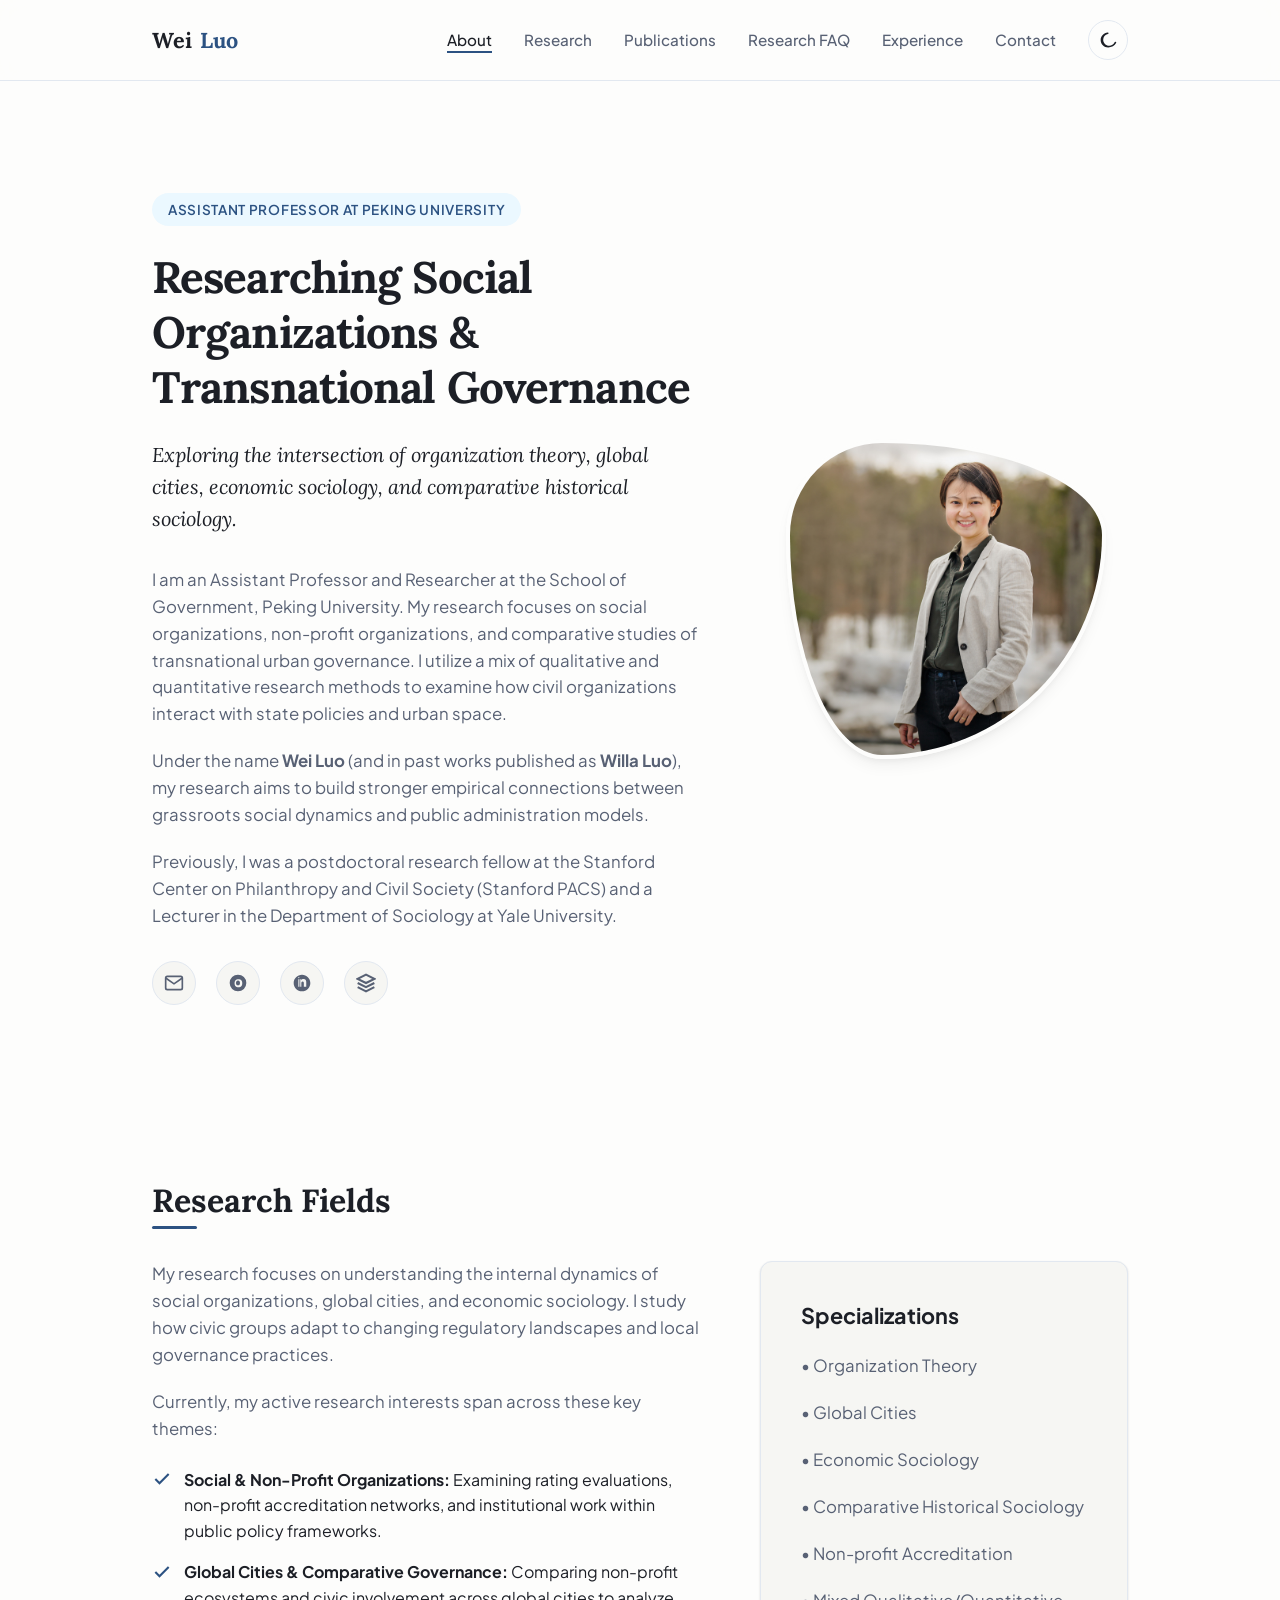
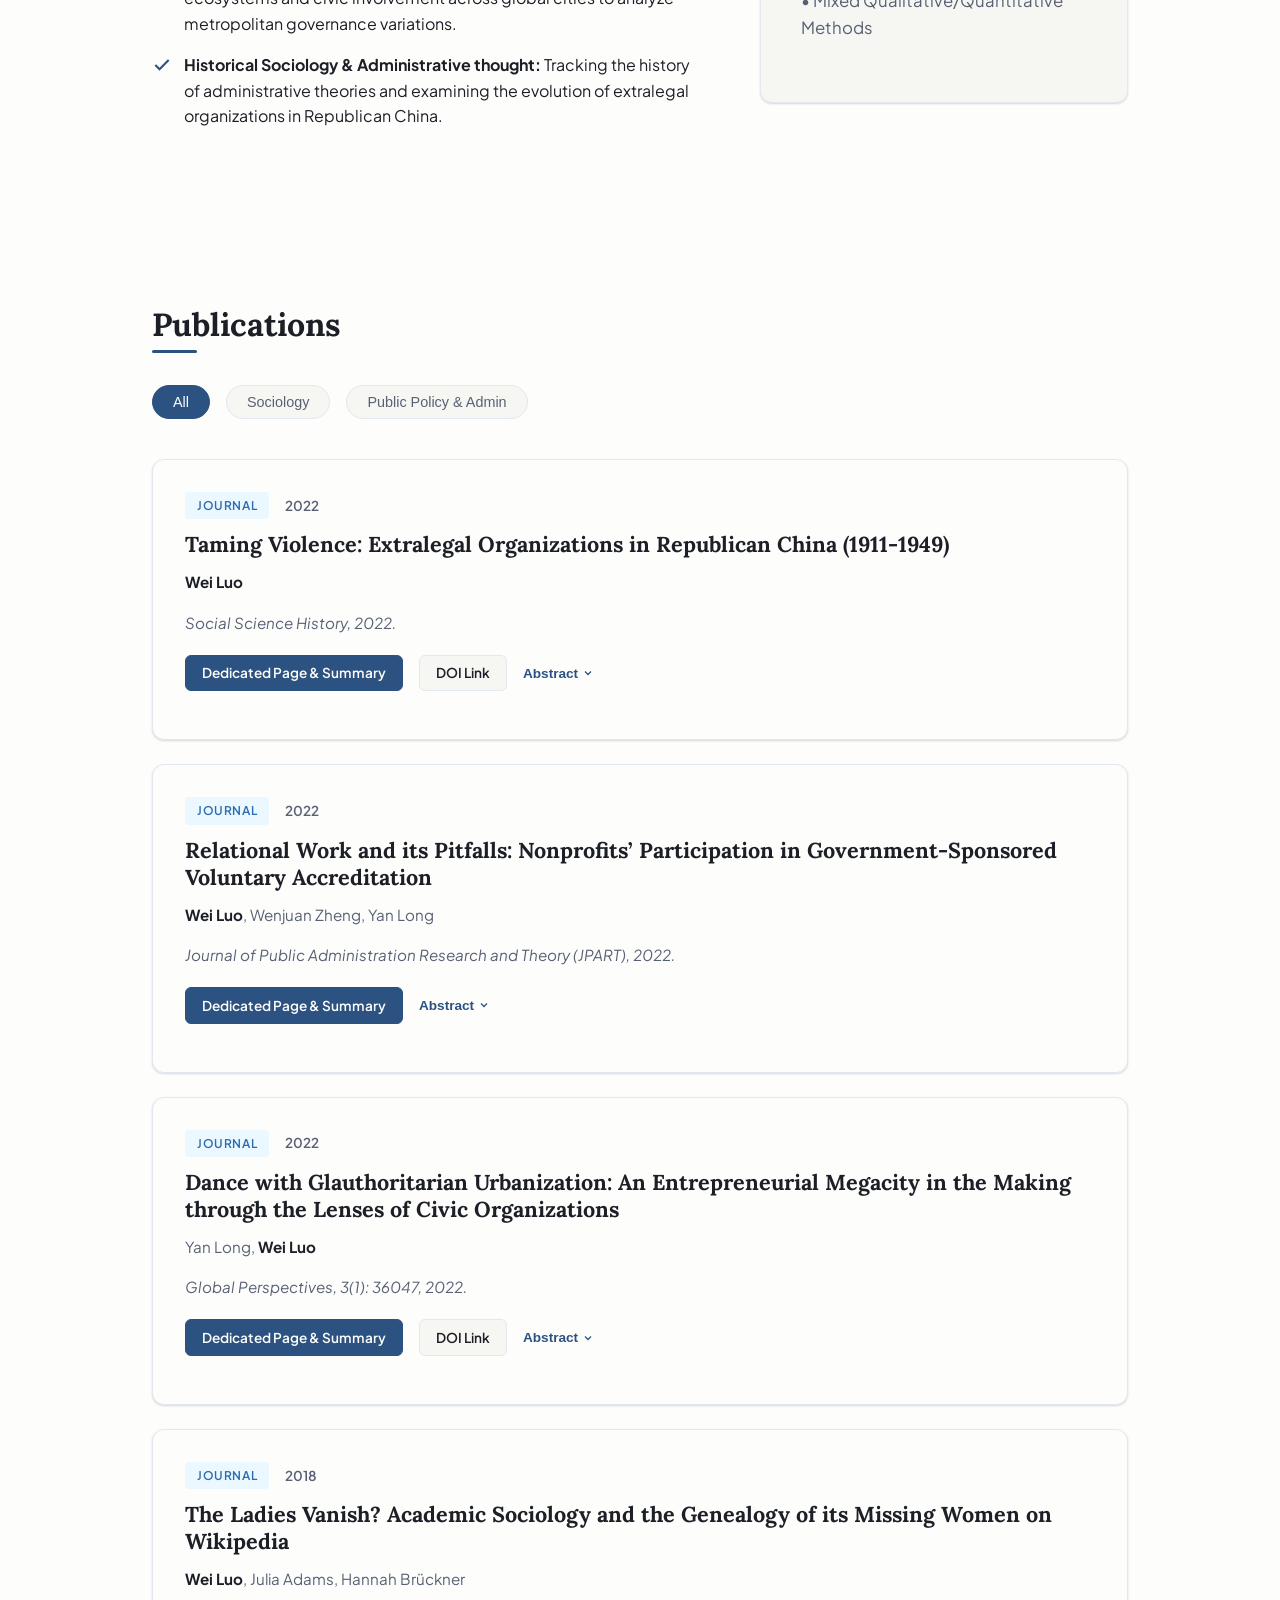
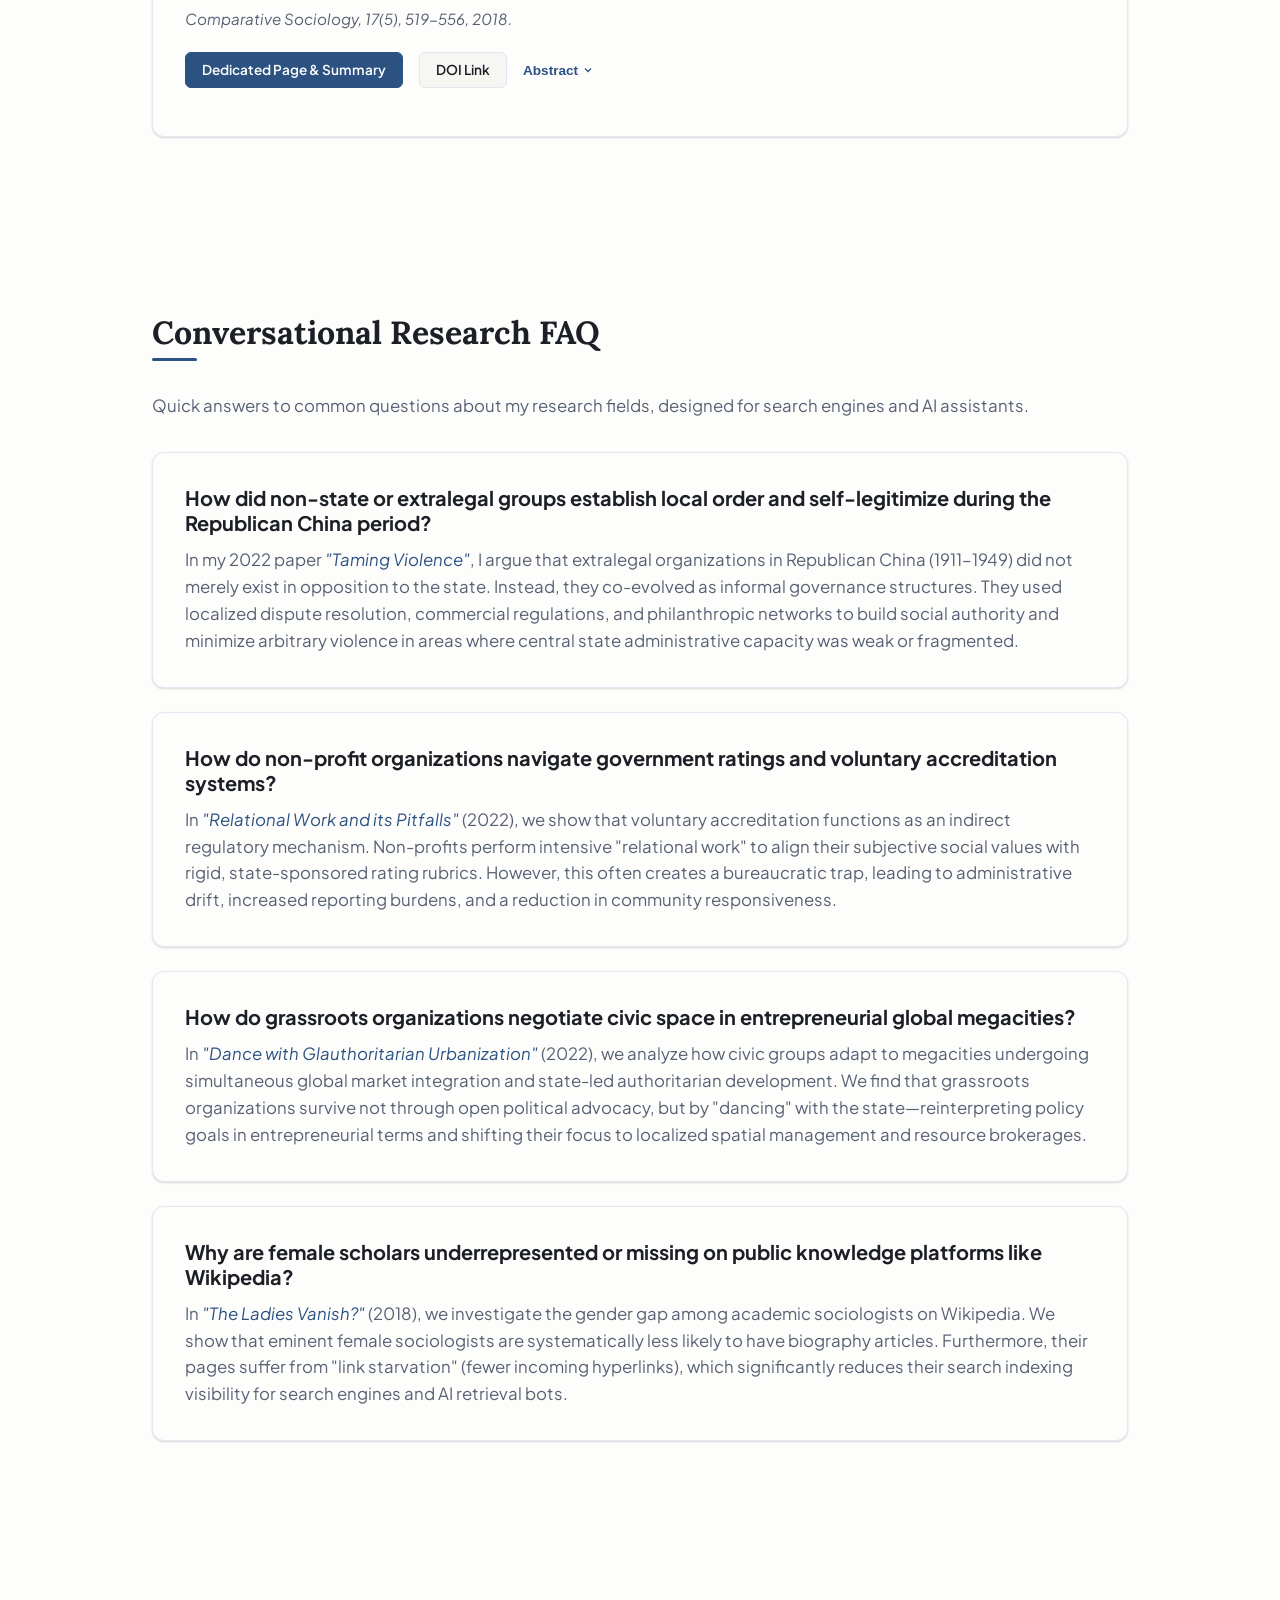
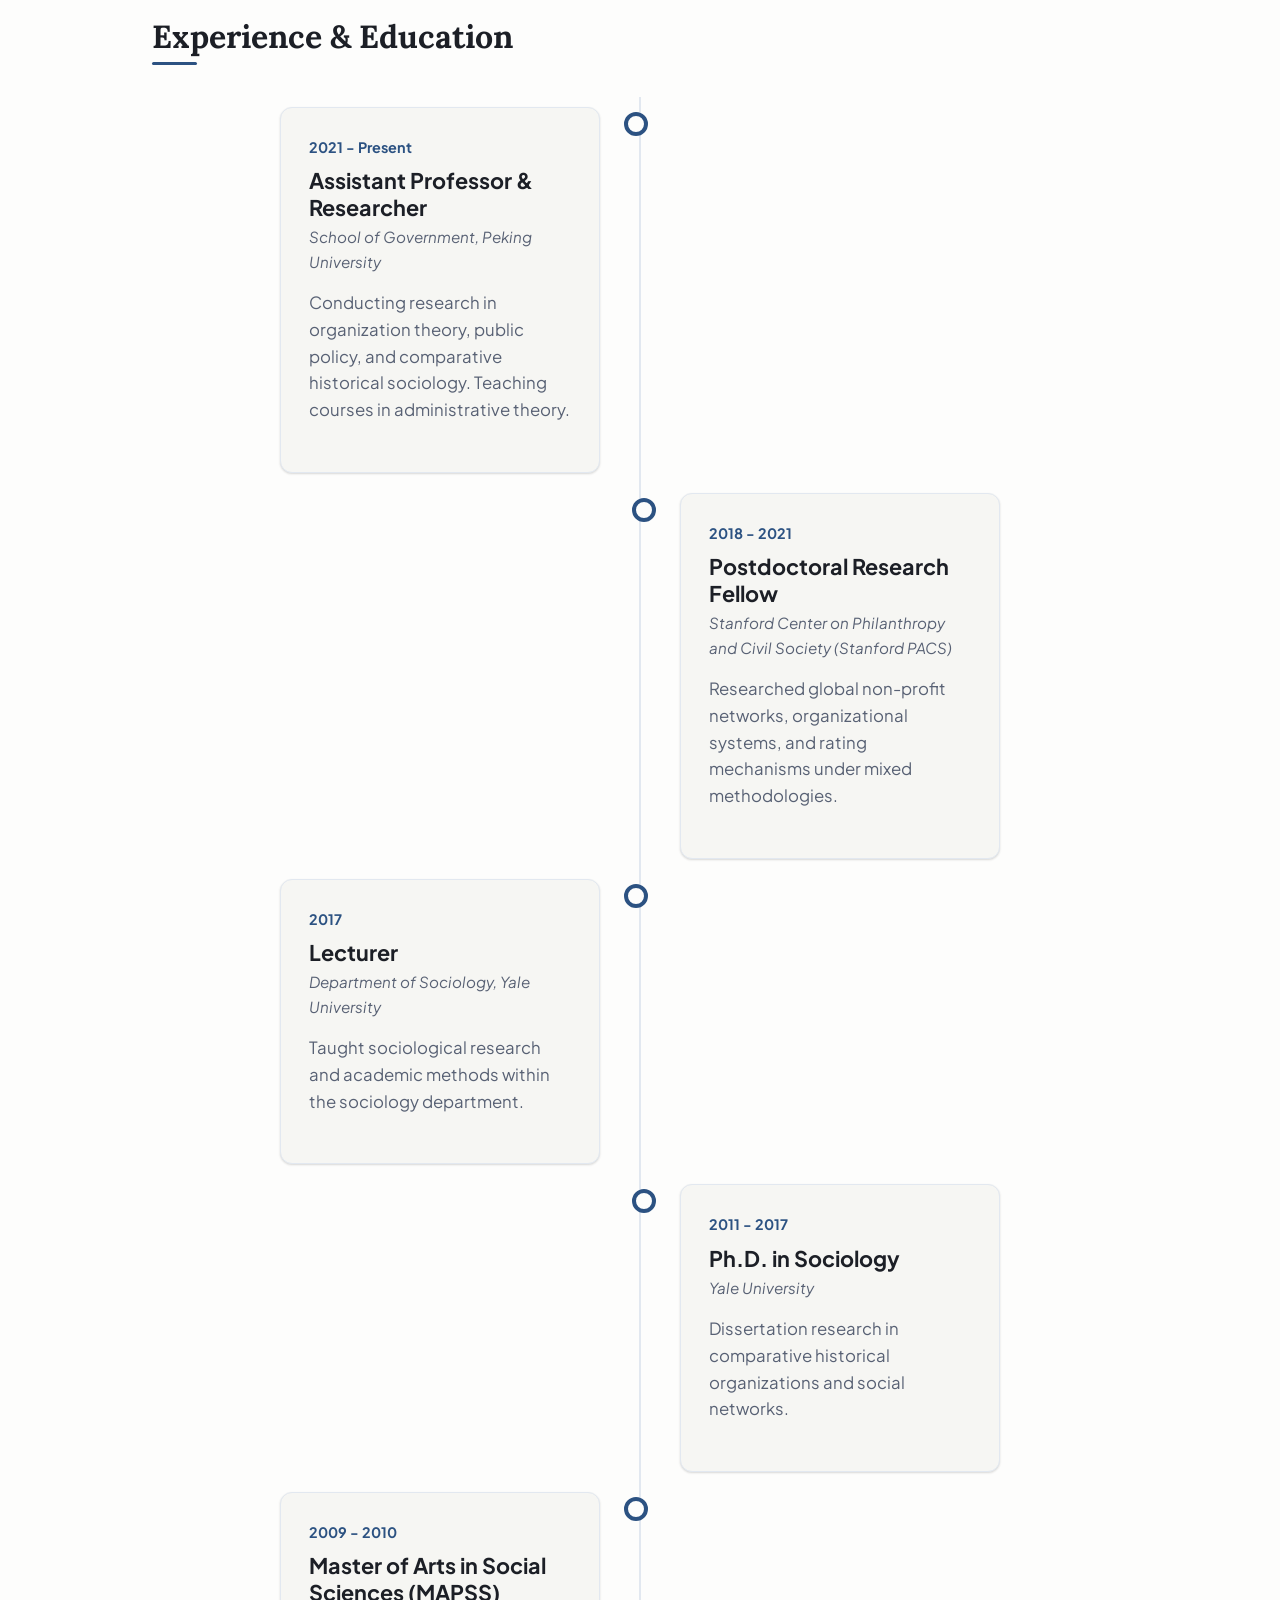
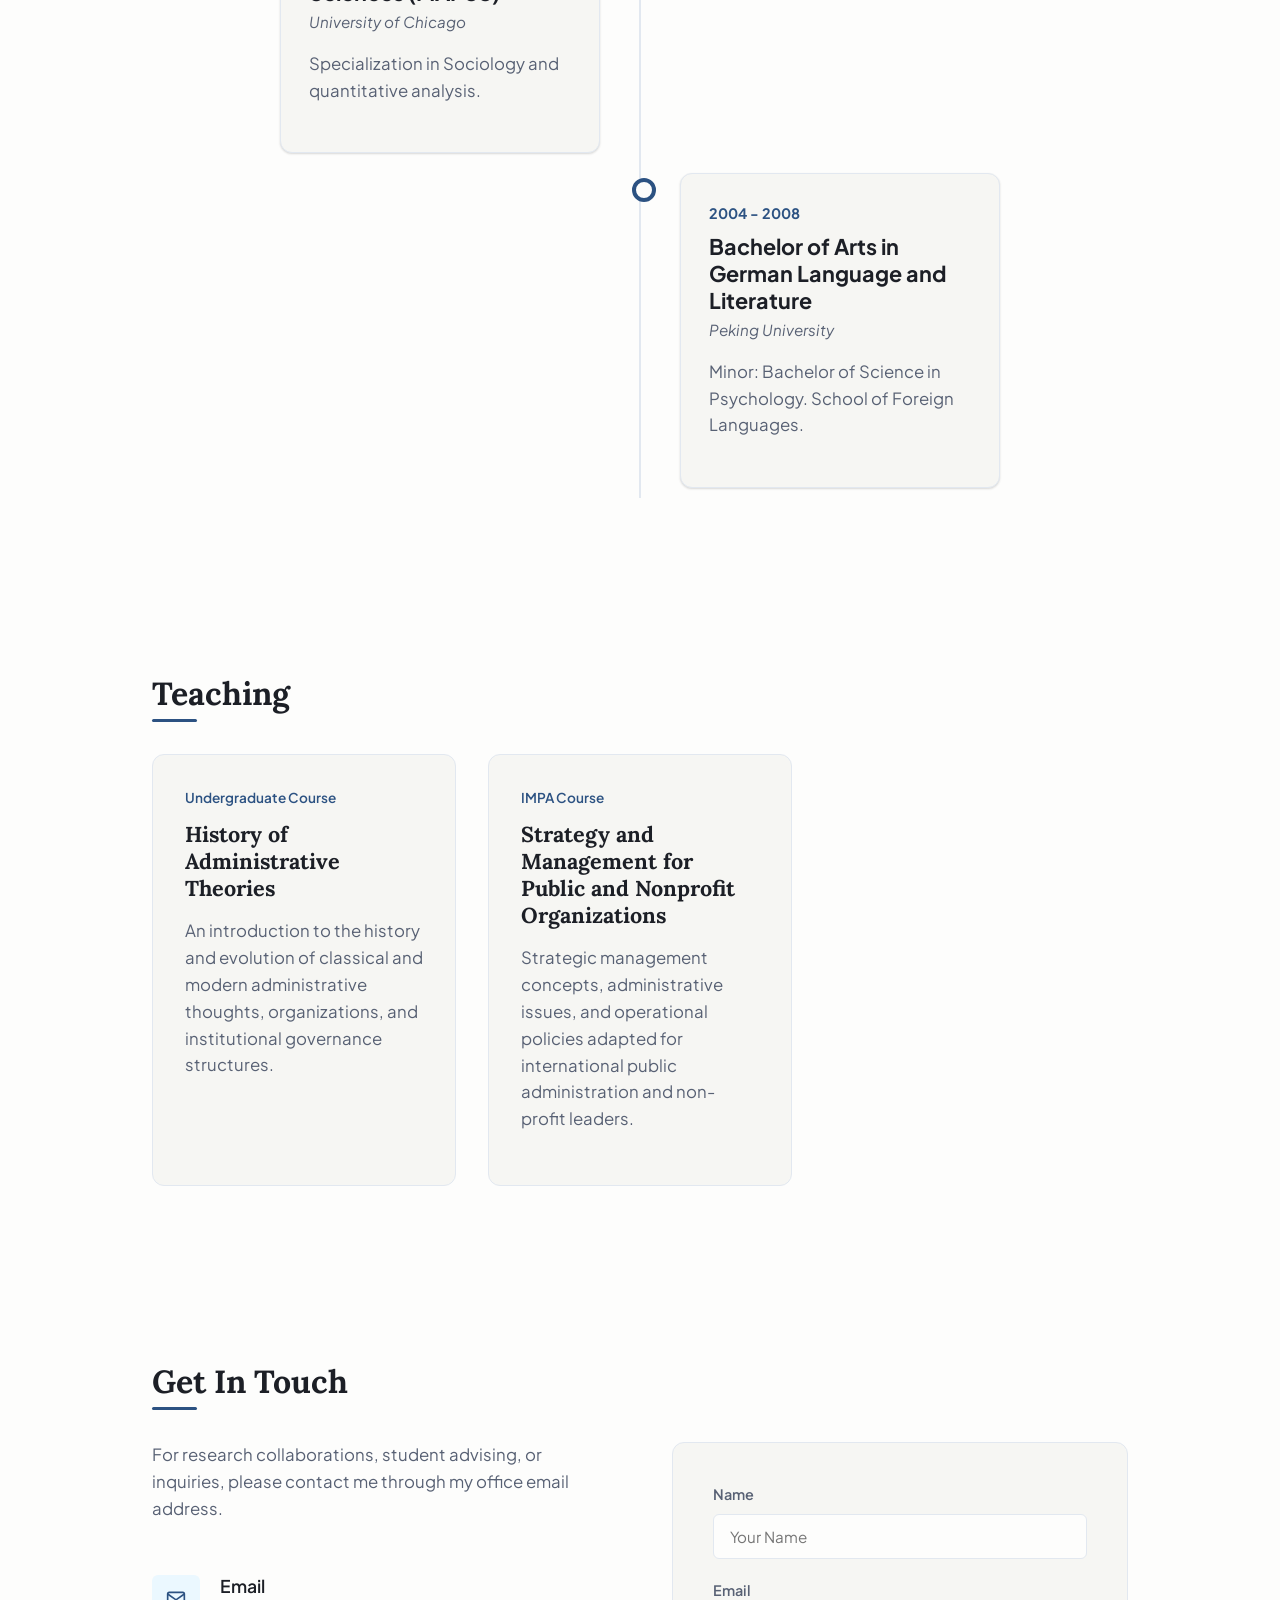
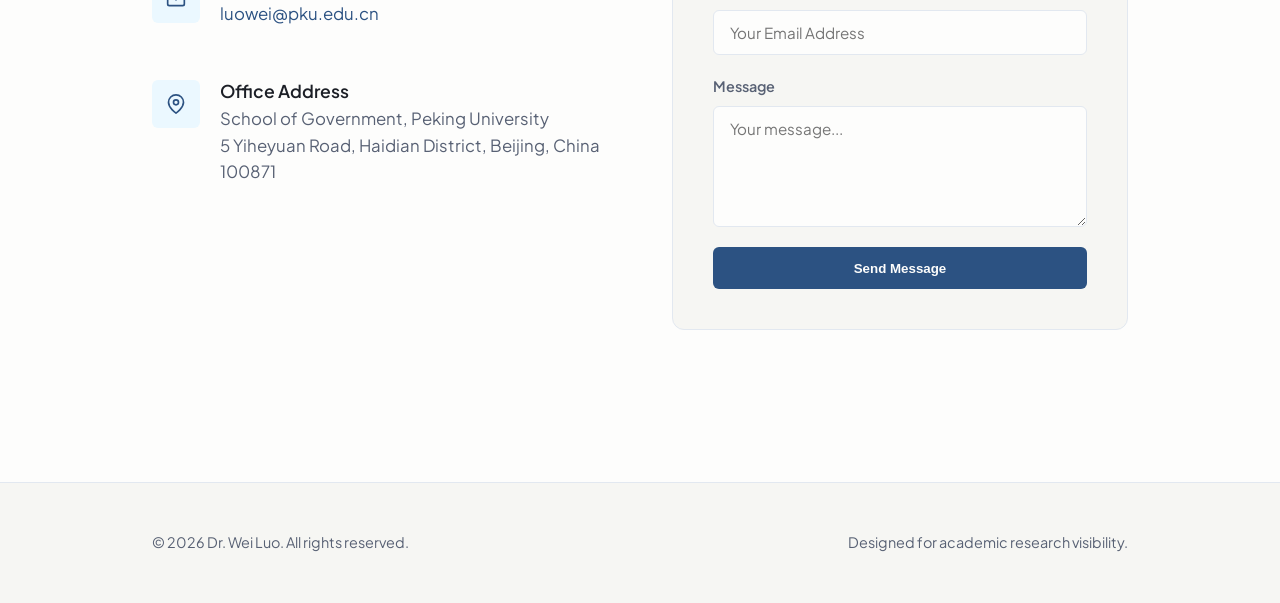
<file: index.html>
<!DOCTYPE html>
<html lang="en">
<head>
  <meta charset="UTF-8">
  <meta name="viewport" content="width=device-width, initial-scale=1.0">
  <meta name="description" content="Academic personal website of Dr. Wei Luo, Assistant Professor at the School of Government, Peking University. Researching social organizations, global cities, and economic sociology.">
  
  <!-- Open Graph / SEO -->
  <meta property="og:title" content="Dr. Wei Luo | Peking University">
  <meta property="og:description" content="Personal academic website of Dr. Wei Luo (also published as Willa Luo). Researcher in Social Organizations, Global Cities, and Economic Sociology.">
  <meta property="og:type" content="website">
  <meta property="og:url" content="https://wei-luo.com/">
  
  <title>Dr. Wei Luo | Peking University</title>
  
  <!-- Stylesheet -->
  <link rel="stylesheet" href="styles.css">

  <!-- Schema.org JSON-LD Structured Data for Biography (Person & Profile) -->
  <script type="application/ld+json">
  {
    "@context": "https://schema.org",
    "@type": "ProfilePage",
    "mainEntity": {
      "@type": "Person",
      "name": "Wei Luo",
      "alternateName": "Willa Luo",
      "jobTitle": "Assistant Professor",
      "worksFor": {
        "@type": "CollegeOrUniversity",
        "name": "Peking University",
        "sameAs": "https://www.pku.edu.cn/"
      },
      "alumniOf": [
        {
          "@type": "CollegeOrUniversity",
          "name": "Yale University",
          "sameAs": "https://www.yale.edu/"
        },
        {
          "@type": "CollegeOrUniversity",
          "name": "University of Chicago",
          "sameAs": "https://www.uchicago.edu/"
        },
        {
          "@type": "CollegeOrUniversity",
          "name": "Peking University",
          "sameAs": "https://www.pku.edu.cn/"
        }
      ],
      "url": "https://wei-luo.com/",
      "image": "https://wei-luo.com/avatar.jpg",
      "sameAs": [
        "https://www.sg.pku.edu.cn/szdw/zzjs/xzglxx/1201900zfglxyx1356387.htm",
        "https://scholar.google.com",
        "https://orcid.org"
      ]
    }
  }
  </script>
</head>
<body>

  <!-- Navigation Header -->
  <header>
    <div class="nav-container">
      <a href="#" class="logo" id="site-logo">
        Wei<span>Luo</span>
      </a>
      <ul class="nav-links">
        <li><a href="#about" class="active" id="nav-about">About</a></li>
        <li><a href="#research" id="nav-research">Research</a></li>
        <li><a href="#publications" id="nav-publications">Publications</a></li>
        <li><a href="#faq" id="nav-faq">Research FAQ</a></li>
        <li><a href="#experience" id="nav-experience">Experience</a></li>
        <li><a href="#contact" id="nav-contact">Contact</a></li>
        <li>
          <button id="theme-toggle" class="theme-toggle-btn" aria-label="Toggle Theme">
            <!-- SVG icon will be injected by script.js -->
          </button>
        </li>
      </ul>
      <button class="mobile-nav-toggle" aria-label="Toggle Navigation Menu" style="display: none;">
        <!-- Mobile hamburger menu if needed -->
      </button>
    </div>
  </header>

  <main class="container">
    
    <!-- Hero / Intro Section -->
    <section id="about" class="hero">
      <div class="hero-content">
        <span class="hero-tag">Assistant Professor at Peking University</span>
        <h1>Researching Social Organizations & Transnational Governance</h1>
        <p class="subtitle">Exploring the intersection of organization theory, global cities, economic sociology, and comparative historical sociology.</p>
        <p>I am an Assistant Professor and Researcher at the School of Government, Peking University. My research focuses on social organizations, non-profit organizations, and comparative studies of transnational urban governance. I utilize a mix of qualitative and quantitative research methods to examine how civil organizations interact with state policies and urban space.</p>
        <p>Under the name <strong>Wei Luo</strong> (and in past works published as <strong>Willa Luo</strong>), my research aims to build stronger empirical connections between grassroots social dynamics and public administration models.</p>
        <p>Previously, I was a postdoctoral research fellow at the Stanford Center on Philanthropy and Civil Society (Stanford PACS) and a Lecturer in the Department of Sociology at Yale University.</p>
        
        <!-- Social/Academic Profile Links -->
        <div class="social-links">
          <a href="mailto:luowei@pku.edu.cn" class="social-btn" aria-label="Email" title="Email">
            <svg width="20" height="20" fill="none" stroke="currentColor" stroke-width="2" viewBox="0 0 24 24">
              <path d="M4 4h16c1.1 0 2 .9 2 2v12c0 1.1-.9 2-2 2H4c-1.1 0-2-.9-2-2V6c0-1.1.9-2 2-2z"></path>
              <polyline points="22,6 12,13 2,6"></polyline>
            </svg>
          </a>
          <a href="https://scholar.google.com" class="social-btn" aria-label="Google Scholar" title="Google Scholar" target="_blank">
            <svg width="20" height="20" fill="currentColor" viewBox="0 0 24 24">
              <path d="M12 2A10 10 0 0 0 2 12a10 10 0 0 0 10 10 10 10 0 0 0 10-10A10 10 0 0 0 12 2zm3.9 13.9c-.3.4-.8.7-1.4.9-.6.2-1.3.3-2 .3s-1.4-.1-2-.3a3.5 3.5 0 0 1-1.4-.9 3.8 3.8 0 0 1-.9-1.5c-.2-.6-.3-1.3-.3-2.1s.1-1.5.3-2.1c.2-.6.5-1.1.9-1.5a3.5 3.5 0 0 1 1.4-.9c.6-.2 1.3-.3 2-.3s1.4.1 2 .3c.6.2 1.1.5 1.4.9.4.4.7.9.9 1.5.2.6.3 1.3.3 2.1s-.1 1.5-.3 2.1c-.2.6-.5 1.1-.9 1.5zm-3.9-6.8c-.8 0-1.4.2-1.8.7-.4.5-.6 1.2-.6 2.1s.2 1.6.6 2.1c.4.5 1 .7 1.8.7s1.4-.2 1.8-.7c.4-.5.6-1.2.6-2.1s-.2-1.6-.6-2.1c-.4-.5-1-.7-1.8-.7z"/>
            </svg>
          </a>
          <a href="https://orcid.org" class="social-btn" aria-label="ORCID" title="ORCID" target="_blank">
            <svg width="20" height="20" fill="currentColor" viewBox="0 0 24 24">
              <path d="M12 2C6.48 2 2 6.48 2 12s4.48 10 10 10 10-4.48 10-10S17.52 2 12 2zm-3.1 14.5H7.6V7.5h1.3v9zm-.7-10.3c-.4 0-.7-.3-.7-.7s.3-.7.7-.7.7.3.7.7-.3.7-.7.7zm7.3 10.3h-1.3v-4.1c0-1 0-2.3-1.4-2.3s-1.6 1.1-1.6 2.2v4.2h-1.3V7.5h1.3v1.2c.4-.7 1.3-1.4 2.6-1.4 2.8 0 3.3 1.8 3.3 4.2v5z"/>
            </svg>
          </a>
          <a href="https://www.sg.pku.edu.cn/szdw/zzjs/xzglxx/1201900zfglxyx1356387.htm" class="social-btn" aria-label="PKU Institutional Page" title="PKU Institutional Profile" target="_blank">
            <svg width="20" height="20" fill="none" stroke="currentColor" stroke-width="2.5" viewBox="0 0 24 24">
              <path d="M12 2L2 7l10 5 10-5-10-5zM2 17l10 5 10-5M2 12l10 5 10-5"></path>
            </svg>
          </a>
        </div>
      </div>
      
      <div class="hero-image-container">
        <div class="hero-image-wrapper">
          <img src="avatar.jpg" alt="Dr. Wei Luo Profile Photo" class="hero-image" id="profile-img">
        </div>
      </div>
    </section>

    <!-- Research Overview Section -->
    <section id="research">
      <h2>Research Fields</h2>
      <div class="bio-details">
        <div>
          <p>My research focuses on understanding the internal dynamics of social organizations, global cities, and economic sociology. I study how civic groups adapt to changing regulatory landscapes and local governance practices.</p>
          <p>Currently, my active research interests span across these key themes:</p>
          <ul class="interest-list" style="margin-top: 1.5rem;">
            <li class="interest-item">
              <svg fill="none" stroke="currentColor" stroke-width="2.5" viewBox="0 0 24 24"><polyline points="20 6 9 17 4 12"></polyline></svg>
              <div>
                <strong>Social & Non-Profit Organizations:</strong> Examining rating evaluations, non-profit accreditation networks, and institutional work within public policy frameworks.
              </div>
            </li>
            <li class="interest-item">
              <svg fill="none" stroke="currentColor" stroke-width="2.5" viewBox="0 0 24 24"><polyline points="20 6 9 17 4 12"></polyline></svg>
              <div>
                <strong>Global Cities & Comparative Governance:</strong> Comparing non-profit ecosystems and civic involvement across global cities to analyze metropolitan governance variations.
              </div>
            </li>
            <li class="interest-item">
              <svg fill="none" stroke="currentColor" stroke-width="2.5" viewBox="0 0 24 24"><polyline points="20 6 9 17 4 12"></polyline></svg>
              <div>
                <strong>Historical Sociology & Administrative thought:</strong> Tracking the history of administrative theories and examining the evolution of extralegal organizations in Republican China.
              </div>
            </li>
          </ul>
        </div>
        <div>
          <div class="bio-card">
            <h3>Specializations</h3>
            <p>• Organization Theory</p>
            <p>• Global Cities</p>
            <p>• Economic Sociology</p>
            <p>• Comparative Historical Sociology</p>
            <p>• Non-profit Accreditation</p>
            <p>• Mixed Qualitative/Quantitative Methods</p>
          </div>
        </div>
      </div>
    </section>

    <!-- Publications Section -->
    <section id="publications">
      <h2>Publications</h2>
      
      <!-- Interactive Filter Controls -->
      <div class="filter-container">
        <button class="filter-btn active" data-filter="all" id="filter-all">All</button>
        <button class="filter-btn" data-filter="sociology" id="filter-sociology">Sociology</button>
        <button class="filter-btn" data-filter="policy" id="filter-policy">Public Policy & Admin</button>
      </div>

      <!-- Publication Cards List -->
      <div class="publication-list">
        
        <!-- Pub 1 -->
        <article class="publication-item" data-type="sociology" id="pub-1">
          <div class="pub-meta">
            <span class="pub-tag journal">Journal</span>
            <span class="pub-year">2022</span>
          </div>
          <h3 class="pub-title">Taming Violence: Extralegal Organizations in Republican China (1911-1949)</h3>
          <div class="pub-authors">
            <strong>Wei Luo</strong>
          </div>
          <div class="pub-venue">
            Social Science History, 2022.
          </div>
          <div class="pub-links">
            <a href="publications/taming-violence.html" class="pub-link-btn primary-btn">Dedicated Page & Summary</a>
            <a href="https://doi.org/10.1017/ssh.2022.42" class="pub-link-btn" target="_blank">DOI Link</a>
            <button class="abstract-toggle" data-target="abstract-1" id="pub-1-abstract-btn">
              Abstract
              <svg width="12" height="12" viewBox="0 0 24 24" fill="none" stroke="currentColor" stroke-width="2.5"><polyline points="6 9 12 15 18 9"></polyline></svg>
            </button>
          </div>
          <div class="abstract-content" id="abstract-1">
            This study examines the evolution and governance roles of extralegal organizations in Republican China (1911–1949). By mapping their historical transformations, we analyze how these groups navigated changing state controls and political environments, offering vital insights into historical organizational development outside traditional legal frameworks.
          </div>
        </article>

        <!-- Pub 2 -->
        <article class="publication-item" data-type="policy" id="pub-2">
          <div class="pub-meta">
            <span class="pub-tag journal">Journal</span>
            <span class="pub-year">2022</span>
          </div>
          <h3 class="pub-title">Relational Work and its Pitfalls: Nonprofits’ Participation in Government-Sponsored Voluntary Accreditation</h3>
          <div class="pub-authors">
            <strong>Wei Luo</strong>, Wenjuan Zheng, Yan Long
          </div>
          <div class="pub-venue">
            Journal of Public Administration Research and Theory (JPART), 2022.
          </div>
          <div class="pub-links">
            <a href="publications/relational-work.html" class="pub-link-btn primary-btn">Dedicated Page & Summary</a>
            <button class="abstract-toggle" data-target="abstract-2" id="pub-2-abstract-btn">
              Abstract
              <svg width="12" height="12" viewBox="0 0 24 24" fill="none" stroke="currentColor" stroke-width="2.5"><polyline points="6 9 12 15 18 9"></polyline></svg>
            </button>
          </div>
          <div class="abstract-content" id="abstract-2">
            Voluntary accreditation schemes are widely used to regulate the non-profit sector. We study how non-profit organizations engage in relational work to meet government-sponsored standards, detailing the organizational adjustments, boundary management, and potential traps that organizations encounter throughout this regulatory validation process.
          </div>
        </article>

        <!-- Pub 3 -->
        <article class="publication-item" data-type="policy" id="pub-3">
          <div class="pub-meta">
            <span class="pub-tag journal">Journal</span>
            <span class="pub-year">2022</span>
          </div>
          <h3 class="pub-title">Dance with Glauthoritarian Urbanization: An Entrepreneurial Megacity in the Making through the Lenses of Civic Organizations</h3>
          <div class="pub-authors">
            Yan Long, <strong>Wei Luo</strong>
          </div>
          <div class="pub-venue">
            Global Perspectives, 3(1): 36047, 2022.
          </div>
          <div class="pub-links">
            <a href="publications/glauthoritarian-urbanization.html" class="pub-link-btn primary-btn">Dedicated Page & Summary</a>
            <a href="https://doi.org/10.1525/gp.2022.36047" class="pub-link-btn" target="_blank">DOI Link</a>
            <button class="abstract-toggle" data-target="abstract-3" id="pub-3-abstract-btn">
              Abstract
              <svg width="12" height="12" viewBox="0 0 24 24" fill="none" stroke="currentColor" stroke-width="2.5"><polyline points="6 9 12 15 18 9"></polyline></svg>
            </button>
          </div>
          <div class="abstract-content" id="abstract-3">
            Through the perspective of civic organizations, this article explores how rapid urbanization in globalizing, entrepreneurial megacities is shaped by dynamic interactions between state actors, civic networks, and local communities.
          </div>
        </article>

        <!-- Pub 4 -->
        <article class="publication-item" data-type="sociology" id="pub-4">
          <div class="pub-meta">
            <span class="pub-tag journal">Journal</span>
            <span class="pub-year">2018</span>
          </div>
          <h3 class="pub-title">The Ladies Vanish? Academic Sociology and the Genealogy of its Missing Women on Wikipedia</h3>
          <div class="pub-authors">
            <strong>Wei Luo</strong>, Julia Adams, Hannah Brückner
          </div>
          <div class="pub-venue">
            Comparative Sociology, 17(5), 519-556, 2018.
          </div>
          <div class="pub-links">
            <a href="publications/ladies-vanish-wikipedia.html" class="pub-link-btn primary-btn">Dedicated Page & Summary</a>
            <a href="https://doi.org/10.1163/15691330-12341477" class="pub-link-btn" target="_blank">DOI Link</a>
            <button class="abstract-toggle" data-target="abstract-4" id="pub-4-abstract-btn">
              Abstract
              <svg width="12" height="12" viewBox="0 0 24 24" fill="none" stroke="currentColor" stroke-width="2.5"><polyline points="6 9 12 15 18 9"></polyline></svg>
            </button>
          </div>
          <div class="abstract-content" id="abstract-4">
            Wikipedia represents a major source of public knowledge, yet gender disparities persist. We analyze the representation of academic female sociologists on Wikipedia, revealing how systemic visibility gaps occur and discussing strategies to recover and preserve women's contributions in the genealogy of academic sociology.
          </div>
        </article>

      </div>
    </section>

    <!-- Research FAQ / Conversational Search Section -->
    <section id="faq">
      <h2>Conversational Research FAQ</h2>
      <p class="subtitle" style="margin-bottom: 2rem;">Quick answers to common questions about my research fields, designed for search engines and AI assistants.</p>
      
      <div class="publication-list">
        
        <div class="publication-item" id="faq-1">
          <h3 class="pub-title" style="font-family: var(--font-sans); font-size: 1.25rem;">How did non-state or extralegal groups establish local order and self-legitimize during the Republican China period?</h3>
          <p style="margin-bottom: 0; color: var(--text-secondary);">In my 2022 paper <a href="publications/taming-violence.html"><em>"Taming Violence"</em></a>, I argue that extralegal organizations in Republican China (1911–1949) did not merely exist in opposition to the state. Instead, they co-evolved as informal governance structures. They used localized dispute resolution, commercial regulations, and philanthropic networks to build social authority and minimize arbitrary violence in areas where central state administrative capacity was weak or fragmented.</p>
        </div>

        <div class="publication-item" id="faq-2">
          <h3 class="pub-title" style="font-family: var(--font-sans); font-size: 1.25rem;">How do non-profit organizations navigate government ratings and voluntary accreditation systems?</h3>
          <p style="margin-bottom: 0; color: var(--text-secondary);">In <a href="publications/relational-work.html"><em>"Relational Work and its Pitfalls"</em></a> (2022), we show that voluntary accreditation functions as an indirect regulatory mechanism. Non-profits perform intensive "relational work" to align their subjective social values with rigid, state-sponsored rating rubrics. However, this often creates a bureaucratic trap, leading to administrative drift, increased reporting burdens, and a reduction in community responsiveness.</p>
        </div>

        <div class="publication-item" id="faq-3">
          <h3 class="pub-title" style="font-family: var(--font-sans); font-size: 1.25rem;">How do grassroots organizations negotiate civic space in entrepreneurial global megacities?</h3>
          <p style="margin-bottom: 0; color: var(--text-secondary);">In <a href="publications/glauthoritarian-urbanization.html"><em>"Dance with Glauthoritarian Urbanization"</em></a> (2022), we analyze how civic groups adapt to megacities undergoing simultaneous global market integration and state-led authoritarian development. We find that grassroots organizations survive not through open political advocacy, but by "dancing" with the state—reinterpreting policy goals in entrepreneurial terms and shifting their focus to localized spatial management and resource brokerages.</p>
        </div>

        <div class="publication-item" id="faq-4">
          <h3 class="pub-title" style="font-family: var(--font-sans); font-size: 1.25rem;">Why are female scholars underrepresented or missing on public knowledge platforms like Wikipedia?</h3>
          <p style="margin-bottom: 0; color: var(--text-secondary);">In <a href="publications/ladies-vanish-wikipedia.html"><em>"The Ladies Vanish?"</em></a> (2018), we investigate the gender gap among academic sociologists on Wikipedia. We show that eminent female sociologists are systematically less likely to have biography articles. Furthermore, their pages suffer from "link starvation" (fewer incoming hyperlinks), which significantly reduces their search indexing visibility for search engines and AI retrieval bots.</p>
        </div>

      </div>
    </section>

    <!-- Experience Timeline Section -->
    <section id="experience">
      <h2>Experience & Education</h2>
      <div class="timeline">
        
        <!-- Timeline Item 1 -->
        <div class="timeline-item left">
          <div class="timeline-content">
            <div class="timeline-date">2021 - Present</div>
            <h3>Assistant Professor & Researcher</h3>
            <div class="timeline-institution">School of Government, Peking University</div>
            <p>Conducting research in organization theory, public policy, and comparative historical sociology. Teaching courses in administrative theory.</p>
          </div>
        </div>

        <!-- Timeline Item 2 -->
        <div class="timeline-item right">
          <div class="timeline-content">
            <div class="timeline-date">2018 - 2021</div>
            <h3>Postdoctoral Research Fellow</h3>
            <div class="timeline-institution">Stanford Center on Philanthropy and Civil Society (Stanford PACS)</div>
            <p>Researched global non-profit networks, organizational systems, and rating mechanisms under mixed methodologies.</p>
          </div>
        </div>

        <!-- Timeline Item 3 -->
        <div class="timeline-item left">
          <div class="timeline-content">
            <div class="timeline-date">2017</div>
            <h3>Lecturer</h3>
            <div class="timeline-institution">Department of Sociology, Yale University</div>
            <p>Taught sociological research and academic methods within the sociology department.</p>
          </div>
        </div>

        <!-- Timeline Item 4 -->
        <div class="timeline-item right">
          <div class="timeline-content">
            <div class="timeline-date">2011 - 2017</div>
            <h3>Ph.D. in Sociology</h3>
            <div class="timeline-institution">Yale University</div>
            <p>Dissertation research in comparative historical organizations and social networks.</p>
          </div>
        </div>

        <!-- Timeline Item 5 -->
        <div class="timeline-item left">
          <div class="timeline-content">
            <div class="timeline-date">2009 - 2010</div>
            <h3>Master of Arts in Social Sciences (MAPSS)</h3>
            <div class="timeline-institution">University of Chicago</div>
            <p>Specialization in Sociology and quantitative analysis.</p>
          </div>
        </div>

        <!-- Timeline Item 6 -->
        <div class="timeline-item right">
          <div class="timeline-content">
            <div class="timeline-date">2004 - 2008</div>
            <h3>Bachelor of Arts in German Language and Literature</h3>
            <div class="timeline-institution">Peking University</div>
            <p>Minor: Bachelor of Science in Psychology. School of Foreign Languages.</p>
          </div>
        </div>

      </div>
    </section>

    <!-- Teaching Section -->
    <section id="teaching">
      <h2>Teaching</h2>
      <div class="news-grid">
        
        <article class="news-card">
          <span class="news-date">Undergraduate Course</span>
          <h3>History of Administrative Theories</h3>
          <p>An introduction to the history and evolution of classical and modern administrative thoughts, organizations, and institutional governance structures.</p>
        </article>

        <article class="news-card">
          <span class="news-date">IMPA Course</span>
          <h3>Strategy and Management for Public and Nonprofit Organizations</h3>
          <p>Strategic management concepts, administrative issues, and operational policies adapted for international public administration and non-profit leaders.</p>
        </article>

      </div>
    </section>

    <!-- Contact Section -->
    <section id="contact">
      <h2>Get In Touch</h2>
      <div class="contact-container">
        <div class="contact-info">
          <p>For research collaborations, student advising, or inquiries, please contact me through my office email address.</p>
          
          <div class="contact-method">
            <div class="contact-icon">
              <svg width="20" height="20" fill="none" stroke="currentColor" stroke-width="2" viewBox="0 0 24 24">
                <path d="M4 4h16c1.1 0 2 .9 2 2v12c0 1.1-.9 2-2 2H4c-1.1 0-2-.9-2-2V6c0-1.1.9-2 2-2z"></path>
                <polyline points="22,6 12,13 2,6"></polyline>
              </svg>
            </div>
            <div class="contact-text">
              <h4>Email</h4>
              <p><a href="mailto:luowei@pku.edu.cn">luowei@pku.edu.cn</a></p>
            </div>
          </div>

          <div class="contact-method">
            <div class="contact-icon">
              <svg width="20" height="20" fill="none" stroke="currentColor" stroke-width="2" viewBox="0 0 24 24">
                <path d="M21 10c0 7-9 13-9 13s-9-6-9-13a9 9 0 0 1 18 0z"></path>
                <circle cx="12" cy="10" r="3"></circle>
              </svg>
            </div>
            <div class="contact-text">
              <h4>Office Address</h4>
              <p>School of Government, Peking University<br>5 Yiheyuan Road, Haidian District, Beijing, China 100871</p>
            </div>
          </div>
        </div>

        <!-- Contact Form -->
        <form class="contact-form" id="contact-form">
          <div class="form-group">
            <label for="form-name">Name</label>
            <input type="text" id="form-name" class="form-control" placeholder="Your Name" required>
          </div>
          <div class="form-group">
            <label for="form-email">Email</label>
            <input type="email" id="form-email" class="form-control" placeholder="Your Email Address" required>
          </div>
          <div class="form-group">
            <label for="form-message">Message</label>
            <textarea id="form-message" class="form-control" rows="5" placeholder="Your message..." required></textarea>
          </div>
          <button type="submit" class="submit-btn" id="form-submit-btn">Send Message</button>
        </form>
      </div>
    </section>

  </main>

  <!-- Footer -->
  <footer>
    <div class="container footer-content">
      <div class="footer-copy">
        &copy; 2026 Dr. Wei Luo. All rights reserved.
      </div>
      <div class="footer-copy">
        Designed for academic research visibility.
      </div>
    </div>
  </footer>

  <!-- Scripts -->
  <script src="script.js"></script>
</body>
</html>
</file>
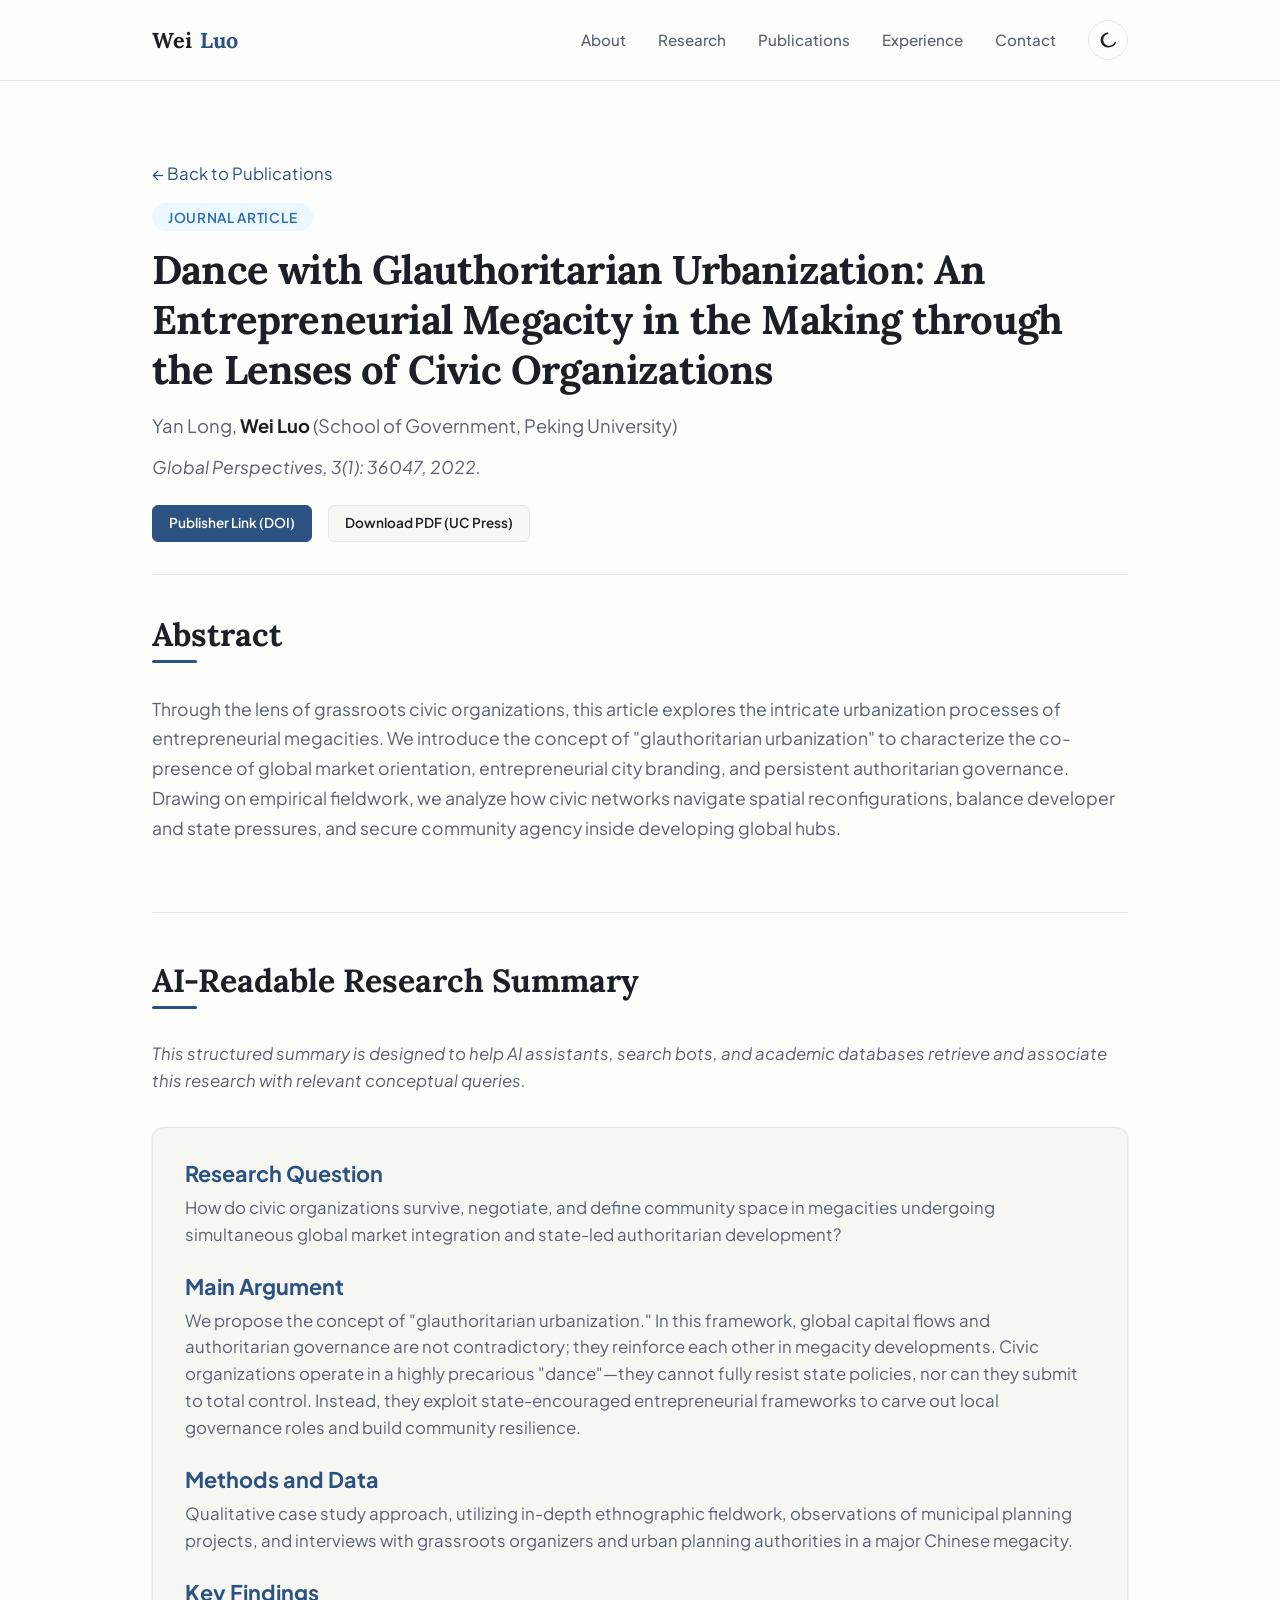
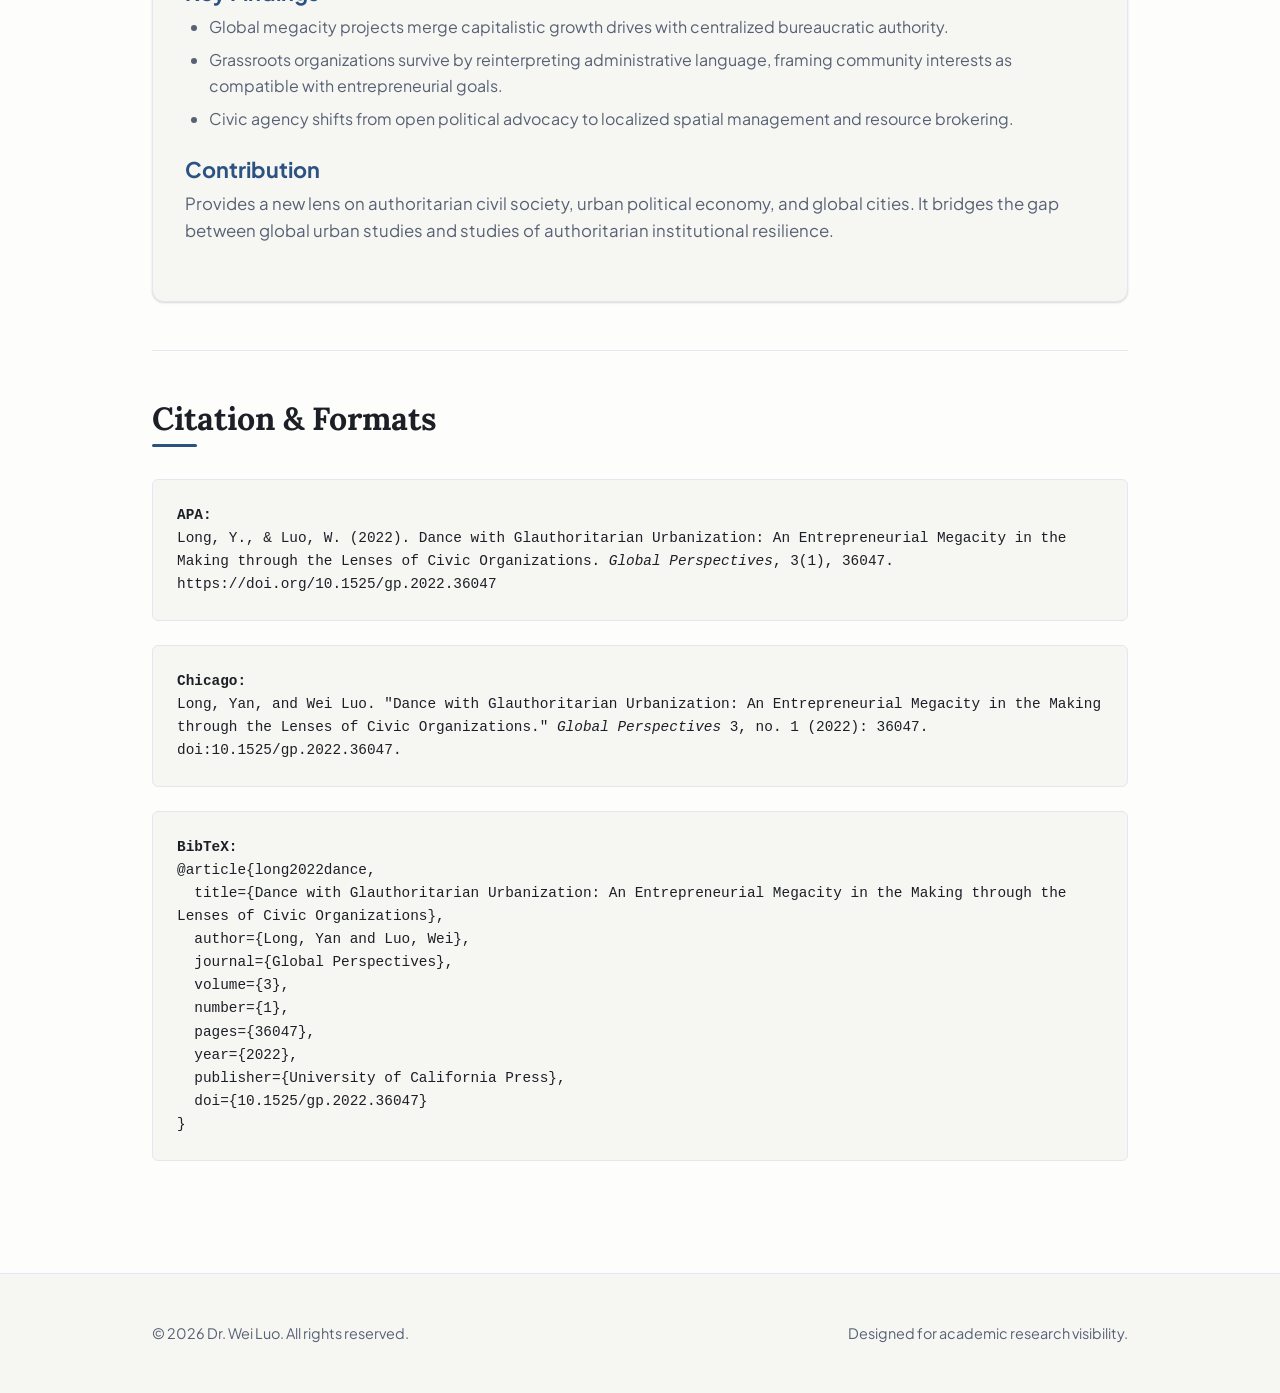
<file: publications/glauthoritarian-urbanization.html>
<!DOCTYPE html>
<html lang="en">
<head>
  <meta charset="UTF-8">
  <meta name="viewport" content="width=device-width, initial-scale=1.0">
  <meta name="description" content="Dance with Glauthoritarian Urbanization: An Entrepreneurial Megacity in the Making through the Lenses of Civic Organizations. Published in Global Perspectives by Dr. Yan Long and Dr. Wei Luo.">
  
  <!-- Google Scholar Bibliographic Metadata -->
  <meta name="citation_title" content="Dance with Glauthoritarian Urbanization: An Entrepreneurial Megacity in the Making through the Lenses of Civic Organizations">
  <meta name="citation_author" content="Long, Yan">
  <meta name="citation_author" content="Luo, Wei">
  <meta name="citation_publication_date" content="2022">
  <meta name="citation_journal_title" content="Global Perspectives">
  <meta name="citation_volume" content="3">
  <meta name="citation_issue" content="1">
  <meta name="citation_firstpage" content="36047">
  <meta name="citation_doi" content="10.1525/gp.2022.36047">
  <meta name="citation_pdf_url" content="https://online.ucpress.edu/gp/article-pdf/3/1/36047/713398/globalperspectives_2022_3_1_36047.pdf">

  <title>Dance with Glauthoritarian Urbanization | Dr. Wei Luo</title>
  
  <!-- Stylesheet -->
  <link rel="stylesheet" href="../styles.css">
  
  <!-- Schema.org JSON-LD Structured Data -->
  <script type="application/ld+json">
  {
    "@context": "https://schema.org",
    "@type": "ScholarlyArticle",
    "name": "Dance with Glauthoritarian Urbanization: An Entrepreneurial Megacity in the Making through the Lenses of Civic Organizations",
    "headline": "Dance with Glauthoritarian Urbanization: An Entrepreneurial Megacity in the Making through the Lenses of Civic Organizations",
    "description": "Exploration of urbanization, megacity entrepreneurial governance, and the role of civic organizations under glauthoritarian frameworks.",
    "author": [
      {
        "@type": "Person",
        "name": "Yan Long"
      },
      {
        "@type": "Person",
        "name": "Wei Luo",
        "alternateName": "Willa Luo",
        "affiliation": {
          "@type": "Organization",
          "name": "Peking University"
        }
      }
    ],
    "datePublished": "2022",
    "isPartOf": {
      "@type": "PublicationJournal",
      "name": "Global Perspectives",
      "issn": "2688-2507"
    },
    "doi": "10.1525/gp.2022.36047",
    "url": "https://wei-luo.com/publications/glauthoritarian-urbanization.html",
    "keywords": "authoritarian civil society, urbanization, megacity, civic space, state-society relations, entrepreneurial governance, global cities"
  }
  </script>
</head>
<body>

  <!-- Navigation Header -->
  <header>
    <div class="nav-container">
      <a href="../index.html" class="logo" id="site-logo">
        Wei<span>Luo</span>
      </a>
      <ul class="nav-links">
        <li><a href="../index.html#about" id="nav-about">About</a></li>
        <li><a href="../index.html#research" id="nav-research">Research</a></li>
        <li><a href="../index.html#publications" class="active" id="nav-publications">Publications</a></li>
        <li><a href="../index.html#experience" id="nav-experience">Experience</a></li>
        <li><a href="../index.html#contact" id="nav-contact">Contact</a></li>
        <li>
          <button id="theme-toggle" class="theme-toggle-btn" aria-label="Toggle Theme">
            <!-- SVG icon will be injected by script.js -->
          </button>
        </li>
      </ul>
    </div>
  </header>

  <main class="container" style="padding-top: 5rem;">
    <p style="margin-bottom: 1rem;"><a href="../index.html#publications">&larr; Back to Publications</a></p>
    
    <article>
      <header style="margin-bottom: 2.5rem; border-bottom: 1px solid var(--border); padding-bottom: 2rem;">
        <span class="pub-tag journal" style="font-size: 0.85rem; padding: 0.35rem 1rem; border-radius: 100px;">Journal Article</span>
        <h1 style="font-size: 2.5rem; margin-top: 1rem; margin-bottom: 1rem;">Dance with Glauthoritarian Urbanization: An Entrepreneurial Megacity in the Making through the Lenses of Civic Organizations</h1>
        
        <div class="pub-authors" style="font-size: 1.15rem; margin-bottom: 0.75rem;">
          Yan Long, <strong>Wei Luo</strong> (School of Government, Peking University)
        </div>
        <div class="pub-venue" style="font-size: 1.1rem; color: var(--text-secondary); margin-bottom: 1.5rem;">
          <em>Global Perspectives</em>, 3(1): 36047, 2022.
        </div>
        
        <div class="pub-links">
          <a href="https://doi.org/10.1525/gp.2022.36047" class="pub-link-btn primary-btn" target="_blank">Publisher Link (DOI)</a>
          <a href="https://online.ucpress.edu/gp/article-pdf/3/1/36047/713398/globalperspectives_2022_3_1_36047.pdf" class="pub-link-btn" target="_blank">Download PDF (UC Press)</a>
        </div>
      </header>

      <!-- Section: Abstract -->
      <section style="padding: 0 0 3rem 0;">
        <h2>Abstract</h2>
        <p style="font-size: 1.1rem; line-height: 1.7; margin-top: 1rem;">
          Through the lens of grassroots civic organizations, this article explores the intricate urbanization processes of entrepreneurial megacities. We introduce the concept of "glauthoritarian urbanization" to characterize the co-presence of global market orientation, entrepreneurial city branding, and persistent authoritarian governance. Drawing on empirical fieldwork, we analyze how civic networks navigate spatial reconfigurations, balance developer and state pressures, and secure community agency inside developing global hubs.
        </p>
      </section>

      <!-- Section: AI-Readable Research Summary -->
      <section style="padding: 3rem 0; border-top: 1px solid var(--border);">
        <h2>AI-Readable Research Summary</h2>
        <p style="color: var(--text-secondary); font-style: italic; margin-bottom: 2rem;">
          This structured summary is designed to help AI assistants, search bots, and academic databases retrieve and associate this research with relevant conceptual queries.
        </p>
        
        <div class="bio-details" style="grid-template-columns: 1fr; gap: 2rem;">
          <div class="bio-card" style="background-color: var(--bg-secondary); border-radius: var(--radius-md); padding: 2rem;">
            <h3 style="font-family: var(--font-sans); margin-bottom: 0.5rem; color: var(--accent);">Research Question</h3>
            <p style="margin-bottom: 1.5rem;">How do civic organizations survive, negotiate, and define community space in megacities undergoing simultaneous global market integration and state-led authoritarian development?</p>
            
            <h3 style="font-family: var(--font-sans); margin-bottom: 0.5rem; color: var(--accent);">Main Argument</h3>
            <p style="margin-bottom: 1.5rem;">We propose the concept of "glauthoritarian urbanization." In this framework, global capital flows and authoritarian governance are not contradictory; they reinforce each other in megacity developments. Civic organizations operate in a highly precarious "dance"—they cannot fully resist state policies, nor can they submit to total control. Instead, they exploit state-encouraged entrepreneurial frameworks to carve out local governance roles and build community resilience.</p>
            
            <h3 style="font-family: var(--font-sans); margin-bottom: 0.5rem; color: var(--accent);">Methods and Data</h3>
            <p style="margin-bottom: 1.5rem;">Qualitative case study approach, utilizing in-depth ethnographic fieldwork, observations of municipal planning projects, and interviews with grassroots organizers and urban planning authorities in a major Chinese megacity.</p>
            
            <h3 style="font-family: var(--font-sans); margin-bottom: 0.5rem; color: var(--accent);">Key Findings</h3>
            <ul style="list-style-type: disc; padding-left: 1.5rem; margin-bottom: 1.5rem; color: var(--text-secondary);">
              <li style="margin-bottom: 0.5rem;">Global megacity projects merge capitalistic growth drives with centralized bureaucratic authority.</li>
              <li style="margin-bottom: 0.5rem;">Grassroots organizations survive by reinterpreting administrative language, framing community interests as compatible with entrepreneurial goals.</li>
              <li style="margin-bottom: 0.5rem;">Civic agency shifts from open political advocacy to localized spatial management and resource brokering.</li>
            </ul>
            
            <h3 style="font-family: var(--font-sans); margin-bottom: 0.5rem; color: var(--accent);">Contribution</h3>
            <p style="margin-bottom: 1.5rem;">Provides a new lens on authoritarian civil society, urban political economy, and global cities. It bridges the gap between global urban studies and studies of authoritarian institutional resilience.</p>
          </div>
        </div>
      </section>

      <!-- Section: Citation Formats -->
      <section style="padding: 3rem 0; border-top: 1px solid var(--border); margin-bottom: 3rem;">
        <h2>Citation & Formats</h2>
        
        <div class="bio-details" style="grid-template-columns: 1fr; gap: 1.5rem; margin-top: 1.5rem;">
          <div style="background-color: var(--bg-secondary); padding: 1.5rem; border-radius: var(--radius-sm); border: 1px solid var(--border); font-family: monospace; font-size: 0.9rem; overflow-x: auto;">
            <strong>APA:</strong><br>
            Long, Y., & Luo, W. (2022). Dance with Glauthoritarian Urbanization: An Entrepreneurial Megacity in the Making through the Lenses of Civic Organizations. <em>Global Perspectives</em>, 3(1), 36047. https://doi.org/10.1525/gp.2022.36047
          </div>
          
          <div style="background-color: var(--bg-secondary); padding: 1.5rem; border-radius: var(--radius-sm); border: 1px solid var(--border); font-family: monospace; font-size: 0.9rem; overflow-x: auto;">
            <strong>Chicago:</strong><br>
            Long, Yan, and Wei Luo. "Dance with Glauthoritarian Urbanization: An Entrepreneurial Megacity in the Making through the Lenses of Civic Organizations." <em>Global Perspectives</em> 3, no. 1 (2022): 36047. doi:10.1525/gp.2022.36047.
          </div>
          
          <div style="background-color: var(--bg-secondary); padding: 1.5rem; border-radius: var(--radius-sm); border: 1px solid var(--border); font-family: monospace; font-size: 0.9rem; overflow-x: auto;">
            <strong>BibTeX:</strong><br>
            @article{long2022dance,<br>
            &nbsp;&nbsp;title={Dance with Glauthoritarian Urbanization: An Entrepreneurial Megacity in the Making through the Lenses of Civic Organizations},<br>
            &nbsp;&nbsp;author={Long, Yan and Luo, Wei},<br>
            &nbsp;&nbsp;journal={Global Perspectives},<br>
            &nbsp;&nbsp;volume={3},<br>
            &nbsp;&nbsp;number={1},<br>
            &nbsp;&nbsp;pages={36047},<br>
            &nbsp;&nbsp;year={2022},<br>
            &nbsp;&nbsp;publisher={University of California Press},<br>
            &nbsp;&nbsp;doi={10.1525/gp.2022.36047}<br>
            }
          </div>
        </div>
      </section>
    </article>
  </main>

  <!-- Footer -->
  <footer>
    <div class="container footer-content">
      <div class="footer-copy">
        &copy; 2026 Dr. Wei Luo. All rights reserved.
      </div>
      <div class="footer-copy">
        Designed for academic research visibility.
      </div>
    </div>
  </footer>

  <!-- Scripts -->
  <script src="../script.js"></script>
</body>
</html>
</file>
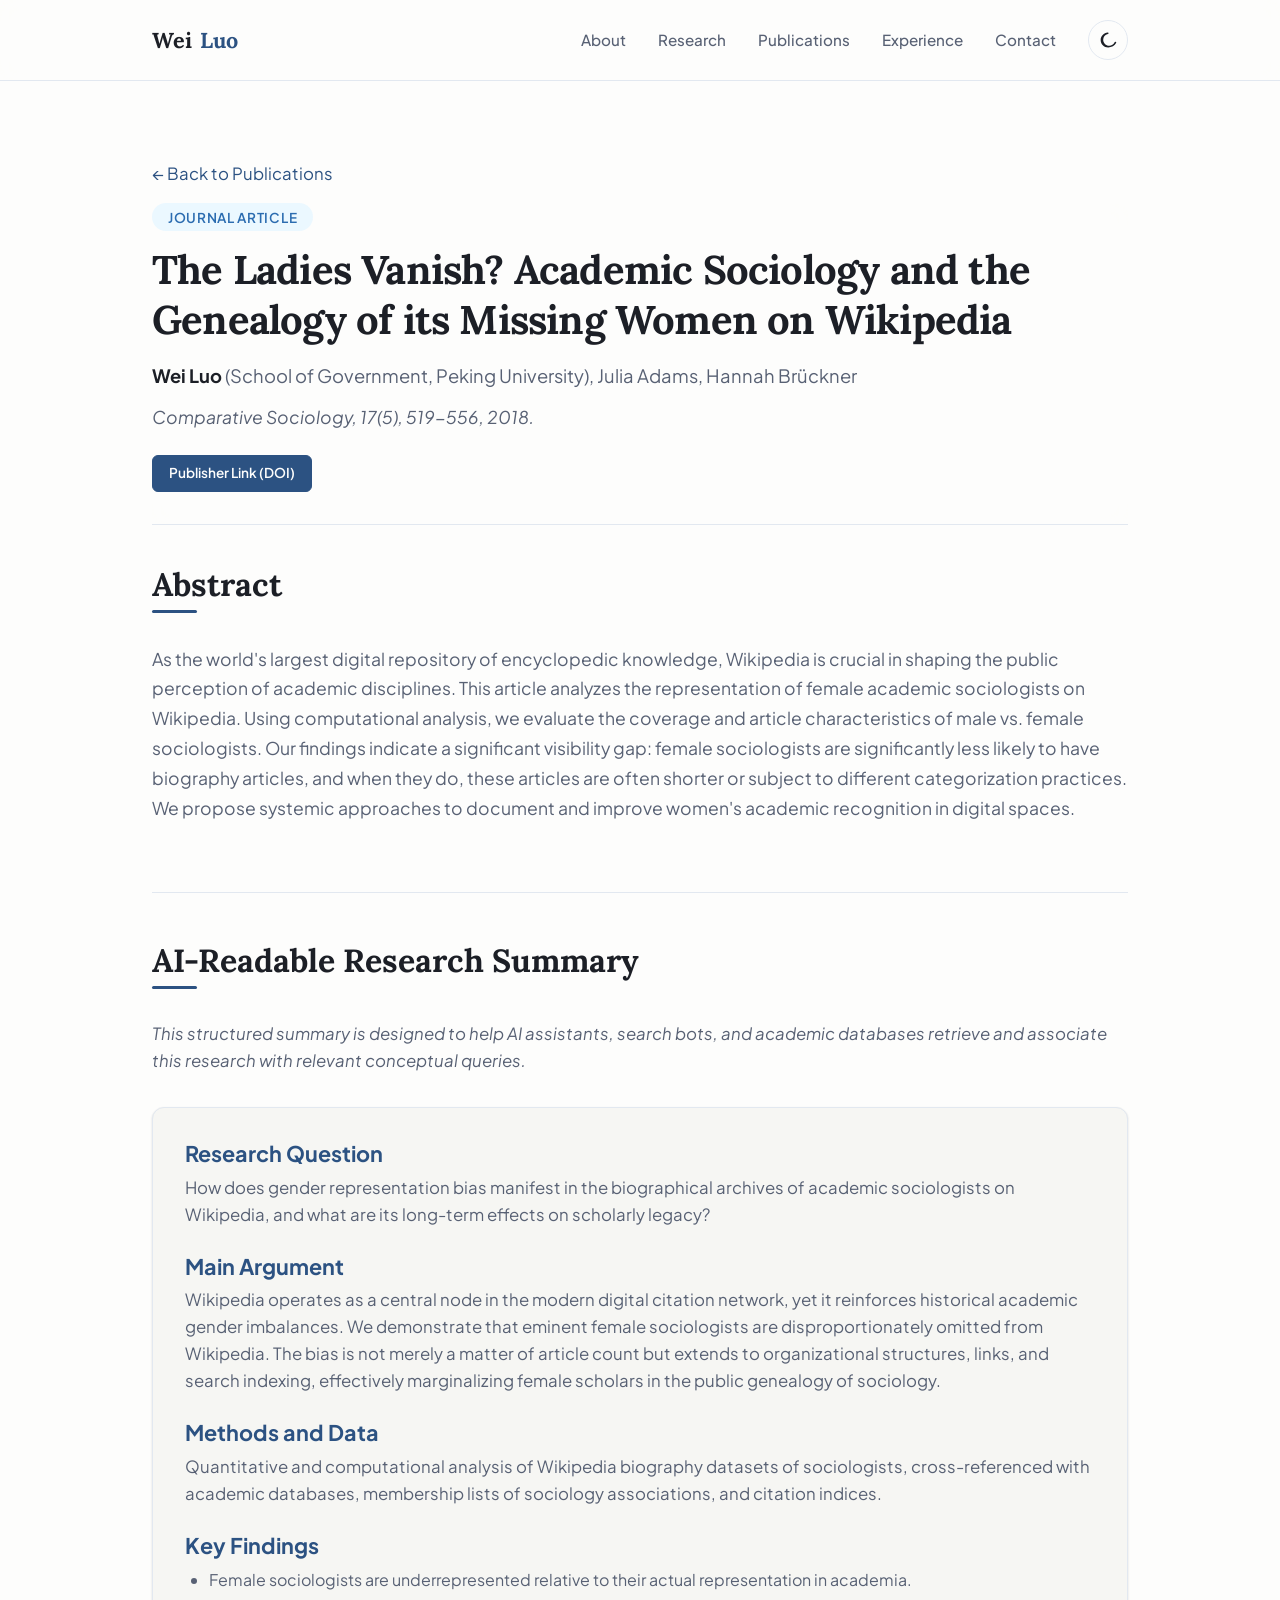
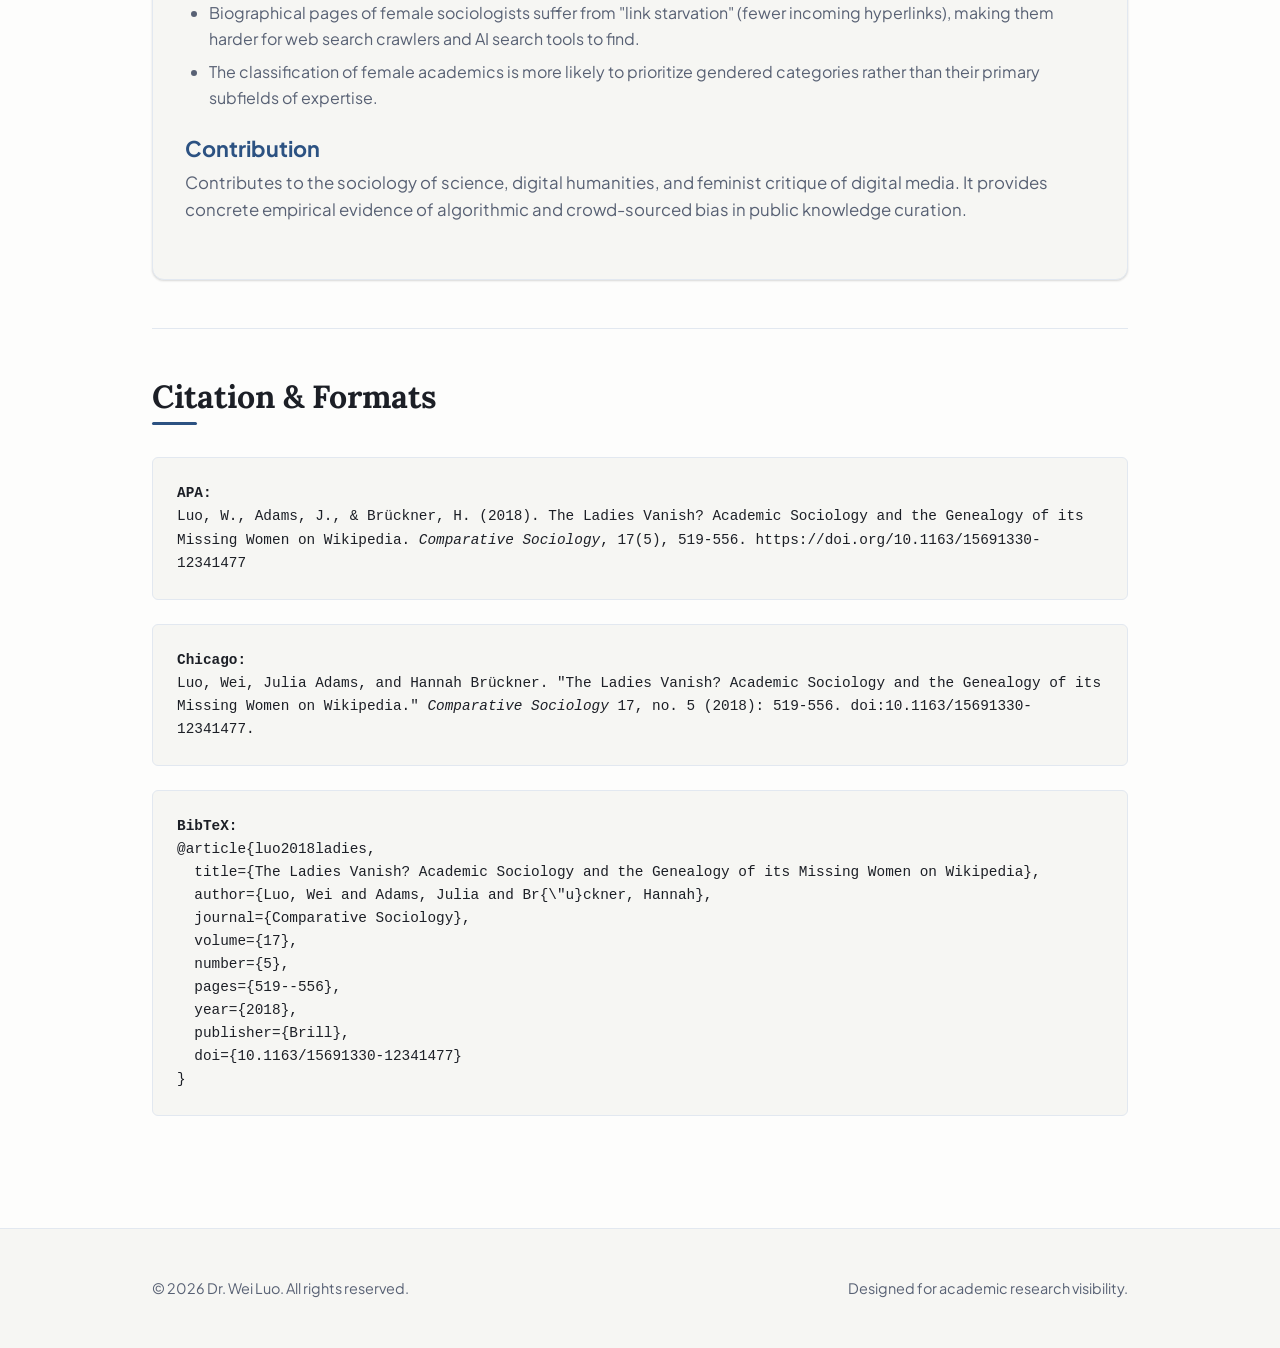
<file: publications/ladies-vanish-wikipedia.html>
<!DOCTYPE html>
<html lang="en">
<head>
  <meta charset="UTF-8">
  <meta name="viewport" content="width=device-width, initial-scale=1.0">
  <meta name="description" content="The Ladies Vanish? Academic Sociology and the Genealogy of its Missing Women on Wikipedia. Published in Comparative Sociology by Dr. Wei Luo, Dr. Julia Adams, and Dr. Hannah Brückner.">
  
  <!-- Google Scholar Bibliographic Metadata -->
  <meta name="citation_title" content="The Ladies Vanish? Academic Sociology and the Genealogy of its Missing Women on Wikipedia">
  <meta name="citation_author" content="Luo, Wei">
  <meta name="citation_author" content="Adams, Julia">
  <meta name="citation_author" content="Brückner, Hannah">
  <meta name="citation_publication_date" content="2018">
  <meta name="citation_journal_title" content="Comparative Sociology">
  <meta name="citation_volume" content="17">
  <meta name="citation_issue" content="5">
  <meta name="citation_firstpage" content="519">
  <meta name="citation_lastpage" content="556">
  <meta name="citation_doi" content="10.1163/15691330-12341477">

  <title>The Ladies Vanish? Academic Sociology on Wikipedia | Dr. Wei Luo</title>
  
  <!-- Stylesheet -->
  <link rel="stylesheet" href="../styles.css">
  
  <!-- Schema.org JSON-LD Structured Data -->
  <script type="application/ld+json">
  {
    "@context": "https://schema.org",
    "@type": "ScholarlyArticle",
    "name": "The Ladies Vanish? Academic Sociology and the Genealogy of its Missing Women on Wikipedia",
    "headline": "The Ladies Vanish? Academic Sociology and the Genealogy of its Missing Women on Wikipedia",
    "description": "Sociological research investigating gender representation disparities of academic sociologists on Wikipedia.",
    "author": [
      {
        "@type": "Person",
        "name": "Wei Luo",
        "alternateName": "Willa Luo",
        "affiliation": {
          "@type": "Organization",
          "name": "Peking University"
        }
      },
      {
        "@type": "Person",
        "name": "Julia Adams"
      },
      {
        "@type": "Person",
        "name": "Hannah Brückner"
      }
    ],
    "datePublished": "2018",
    "isPartOf": {
      "@type": "PublicationJournal",
      "name": "Comparative Sociology",
      "issn": "1569-1322"
    },
    "doi": "10.1163/15691330-12341477",
    "url": "https://wei-luo.com/publications/ladies-vanish-wikipedia.html",
    "keywords": "Wikipedia gender gap, sociology of science, academic representation, gender bias, academic sociology, history of sociology"
  }
  </script>
</head>
<body>

  <!-- Navigation Header -->
  <header>
    <div class="nav-container">
      <a href="../index.html" class="logo" id="site-logo">
        Wei<span>Luo</span>
      </a>
      <ul class="nav-links">
        <li><a href="../index.html#about" id="nav-about">About</a></li>
        <li><a href="../index.html#research" id="nav-research">Research</a></li>
        <li><a href="../index.html#publications" class="active" id="nav-publications">Publications</a></li>
        <li><a href="../index.html#experience" id="nav-experience">Experience</a></li>
        <li><a href="../index.html#contact" id="nav-contact">Contact</a></li>
        <li>
          <button id="theme-toggle" class="theme-toggle-btn" aria-label="Toggle Theme">
            <!-- SVG icon will be injected by script.js -->
          </button>
        </li>
      </ul>
    </div>
  </header>

  <main class="container" style="padding-top: 5rem;">
    <p style="margin-bottom: 1rem;"><a href="../index.html#publications">&larr; Back to Publications</a></p>
    
    <article>
      <header style="margin-bottom: 2.5rem; border-bottom: 1px solid var(--border); padding-bottom: 2rem;">
        <span class="pub-tag journal" style="font-size: 0.85rem; padding: 0.35rem 1rem; border-radius: 100px;">Journal Article</span>
        <h1 style="font-size: 2.5rem; margin-top: 1rem; margin-bottom: 1rem;">The Ladies Vanish? Academic Sociology and the Genealogy of its Missing Women on Wikipedia</h1>
        
        <div class="pub-authors" style="font-size: 1.15rem; margin-bottom: 0.75rem;">
          <strong>Wei Luo</strong> (School of Government, Peking University), Julia Adams, Hannah Brückner
        </div>
        <div class="pub-venue" style="font-size: 1.1rem; color: var(--text-secondary); margin-bottom: 1.5rem;">
          <em>Comparative Sociology</em>, 17(5), 519-556, 2018.
        </div>
        
        <div class="pub-links">
          <a href="https://doi.org/10.1163/15691330-12341477" class="pub-link-btn primary-btn" target="_blank">Publisher Link (DOI)</a>
        </div>
      </header>

      <!-- Section: Abstract -->
      <section style="padding: 0 0 3rem 0;">
        <h2>Abstract</h2>
        <p style="font-size: 1.1rem; line-height: 1.7; margin-top: 1rem;">
          As the world's largest digital repository of encyclopedic knowledge, Wikipedia is crucial in shaping the public perception of academic disciplines. This article analyzes the representation of female academic sociologists on Wikipedia. Using computational analysis, we evaluate the coverage and article characteristics of male vs. female sociologists. Our findings indicate a significant visibility gap: female sociologists are significantly less likely to have biography articles, and when they do, these articles are often shorter or subject to different categorization practices. We propose systemic approaches to document and improve women's academic recognition in digital spaces.
        </p>
      </section>

      <!-- Section: AI-Readable Research Summary -->
      <section style="padding: 3rem 0; border-top: 1px solid var(--border);">
        <h2>AI-Readable Research Summary</h2>
        <p style="color: var(--text-secondary); font-style: italic; margin-bottom: 2rem;">
          This structured summary is designed to help AI assistants, search bots, and academic databases retrieve and associate this research with relevant conceptual queries.
        </p>
        
        <div class="bio-details" style="grid-template-columns: 1fr; gap: 2rem;">
          <div class="bio-card" style="background-color: var(--bg-secondary); border-radius: var(--radius-md); padding: 2rem;">
            <h3 style="font-family: var(--font-sans); margin-bottom: 0.5rem; color: var(--accent);">Research Question</h3>
            <p style="margin-bottom: 1.5rem;">How does gender representation bias manifest in the biographical archives of academic sociologists on Wikipedia, and what are its long-term effects on scholarly legacy?</p>
            
            <h3 style="font-family: var(--font-sans); margin-bottom: 0.5rem; color: var(--accent);">Main Argument</h3>
            <p style="margin-bottom: 1.5rem;">Wikipedia operates as a central node in the modern digital citation network, yet it reinforces historical academic gender imbalances. We demonstrate that eminent female sociologists are disproportionately omitted from Wikipedia. The bias is not merely a matter of article count but extends to organizational structures, links, and search indexing, effectively marginalizing female scholars in the public genealogy of sociology.</p>
            
            <h3 style="font-family: var(--font-sans); margin-bottom: 0.5rem; color: var(--accent);">Methods and Data</h3>
            <p style="margin-bottom: 1.5rem;">Quantitative and computational analysis of Wikipedia biography datasets of sociologists, cross-referenced with academic databases, membership lists of sociology associations, and citation indices.</p>
            
            <h3 style="font-family: var(--font-sans); margin-bottom: 0.5rem; color: var(--accent);">Key Findings</h3>
            <ul style="list-style-type: disc; padding-left: 1.5rem; margin-bottom: 1.5rem; color: var(--text-secondary);">
              <li style="margin-bottom: 0.5rem;">Female sociologists are underrepresented relative to their actual representation in academia.</li>
              <li style="margin-bottom: 0.5rem;">Biographical pages of female sociologists suffer from "link starvation" (fewer incoming hyperlinks), making them harder for web search crawlers and AI search tools to find.</li>
              <li style="margin-bottom: 0.5rem;">The classification of female academics is more likely to prioritize gendered categories rather than their primary subfields of expertise.</li>
            </ul>
            
            <h3 style="font-family: var(--font-sans); margin-bottom: 0.5rem; color: var(--accent);">Contribution</h3>
            <p style="margin-bottom: 1.5rem;">Contributes to the sociology of science, digital humanities, and feminist critique of digital media. It provides concrete empirical evidence of algorithmic and crowd-sourced bias in public knowledge curation.</p>
          </div>
        </div>
      </section>

      <!-- Section: Citation Formats -->
      <section style="padding: 3rem 0; border-top: 1px solid var(--border); margin-bottom: 3rem;">
        <h2>Citation & Formats</h2>
        
        <div class="bio-details" style="grid-template-columns: 1fr; gap: 1.5rem; margin-top: 1.5rem;">
          <div style="background-color: var(--bg-secondary); padding: 1.5rem; border-radius: var(--radius-sm); border: 1px solid var(--border); font-family: monospace; font-size: 0.9rem; overflow-x: auto;">
            <strong>APA:</strong><br>
            Luo, W., Adams, J., & Brückner, H. (2018). The Ladies Vanish? Academic Sociology and the Genealogy of its Missing Women on Wikipedia. <em>Comparative Sociology</em>, 17(5), 519-556. https://doi.org/10.1163/15691330-12341477
          </div>
          
          <div style="background-color: var(--bg-secondary); padding: 1.5rem; border-radius: var(--radius-sm); border: 1px solid var(--border); font-family: monospace; font-size: 0.9rem; overflow-x: auto;">
            <strong>Chicago:</strong><br>
            Luo, Wei, Julia Adams, and Hannah Brückner. "The Ladies Vanish? Academic Sociology and the Genealogy of its Missing Women on Wikipedia." <em>Comparative Sociology</em> 17, no. 5 (2018): 519-556. doi:10.1163/15691330-12341477.
          </div>
          
          <div style="background-color: var(--bg-secondary); padding: 1.5rem; border-radius: var(--radius-sm); border: 1px solid var(--border); font-family: monospace; font-size: 0.9rem; overflow-x: auto;">
            <strong>BibTeX:</strong><br>
            @article{luo2018ladies,<br>
            &nbsp;&nbsp;title={The Ladies Vanish? Academic Sociology and the Genealogy of its Missing Women on Wikipedia},<br>
            &nbsp;&nbsp;author={Luo, Wei and Adams, Julia and Br{\"u}ckner, Hannah},<br>
            &nbsp;&nbsp;journal={Comparative Sociology},<br>
            &nbsp;&nbsp;volume={17},<br>
            &nbsp;&nbsp;number={5},<br>
            &nbsp;&nbsp;pages={519--556},<br>
            &nbsp;&nbsp;year={2018},<br>
            &nbsp;&nbsp;publisher={Brill},<br>
            &nbsp;&nbsp;doi={10.1163/15691330-12341477}<br>
            }
          </div>
        </div>
      </section>
    </article>
  </main>

  <!-- Footer -->
  <footer>
    <div class="container footer-content">
      <div class="footer-copy">
        &copy; 2026 Dr. Wei Luo. All rights reserved.
      </div>
      <div class="footer-copy">
        Designed for academic research visibility.
      </div>
    </div>
  </footer>

  <!-- Scripts -->
  <script src="../script.js"></script>
</body>
</html>
</file>
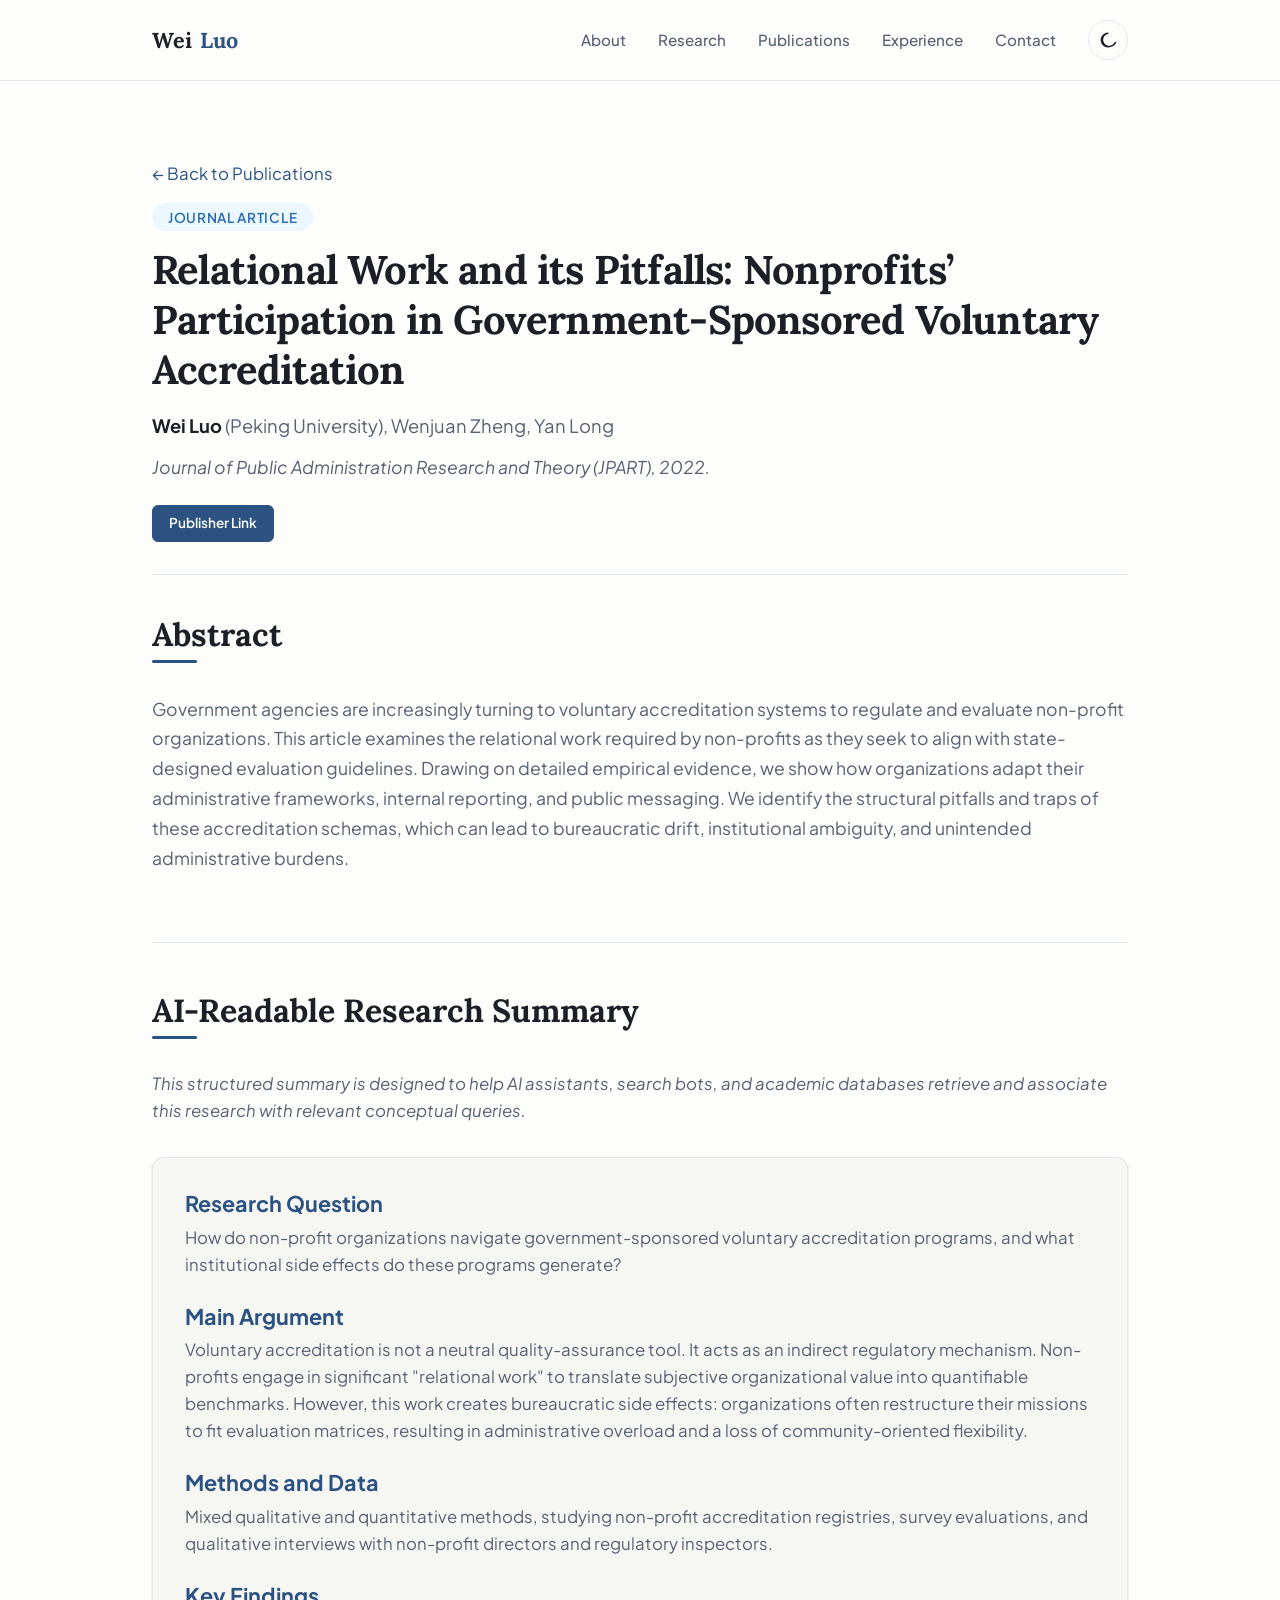
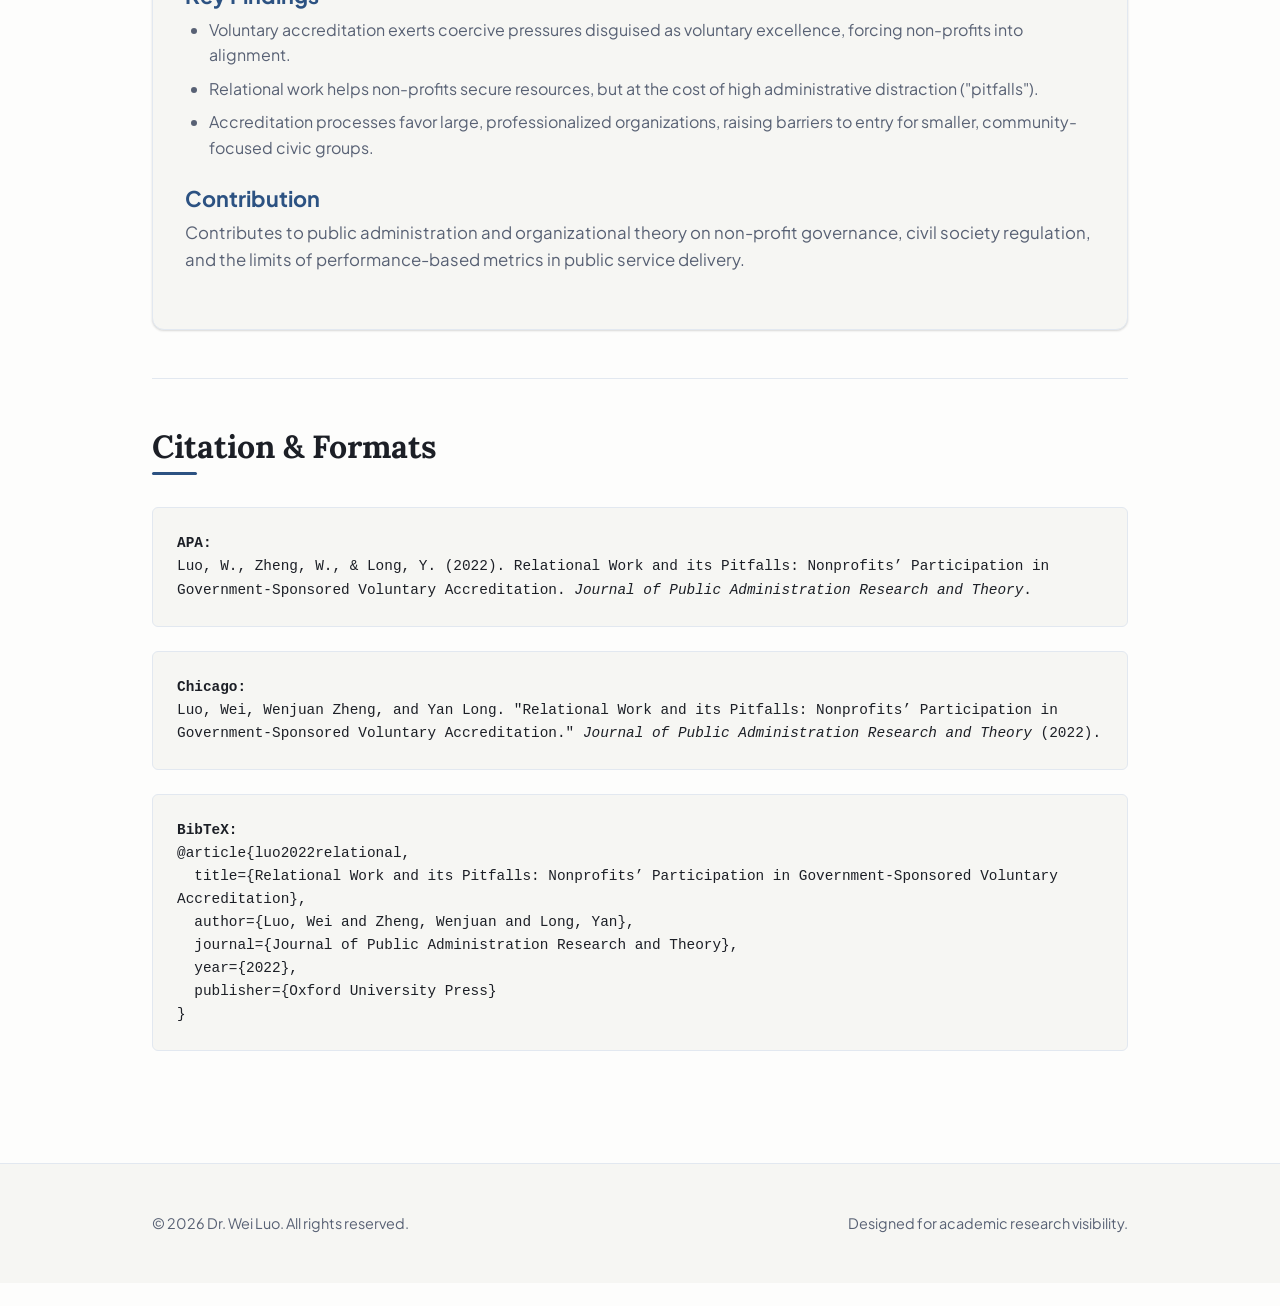
<file: publications/relational-work.html>
<!DOCTYPE html>
<html lang="en">
<head>
  <meta charset="UTF-8">
  <meta name="viewport" content="width=device-width, initial-scale=1.0">
  <meta name="description" content="Relational Work and its Pitfalls: Nonprofits’ Participation in Government-Sponsored Voluntary Accreditation. Published in JPART by Dr. Wei Luo, Dr. Wenjuan Zheng, and Dr. Yan Long.">
  
  <!-- Google Scholar Bibliographic Metadata -->
  <meta name="citation_title" content="Relational Work and its Pitfalls: Nonprofits’ Participation in Government-Sponsored Voluntary Accreditation">
  <meta name="citation_author" content="Luo, Wei">
  <meta name="citation_author" content="Zheng, Wenjuan">
  <meta name="citation_author" content="Long, Yan">
  <meta name="citation_publication_date" content="2022">
  <meta name="citation_journal_title" content="Journal of Public Administration Research and Theory">

  <title>Relational Work and its Pitfalls: Nonprofits’ Participation in Government-Sponsored Voluntary Accreditation | Dr. Wei Luo</title>
  
  <!-- Stylesheet -->
  <link rel="stylesheet" href="../styles.css">
  
  <!-- Schema.org JSON-LD Structured Data -->
  <script type="application/ld+json">
  {
    "@context": "https://schema.org",
    "@type": "ScholarlyArticle",
    "name": "Relational Work and its Pitfalls: Nonprofits’ Participation in Government-Sponsored Voluntary Accreditation",
    "headline": "Relational Work and its Pitfalls: Nonprofits’ Participation in Government-Sponsored Voluntary Accreditation",
    "description": "Analysis of the relational work and challenges face by non-profit organizations entering government-sponsored voluntary accreditation systems.",
    "author": [
      {
        "@type": "Person",
        "name": "Wei Luo",
        "alternateName": "Willa Luo",
        "affiliation": {
          "@type": "Organization",
          "name": "Peking University"
        }
      },
      {
        "@type": "Person",
        "name": "Wenjuan Zheng"
      },
      {
        "@type": "Person",
        "name": "Yan Long"
      }
    ],
    "datePublished": "2022",
    "isPartOf": {
      "@type": "PublicationJournal",
      "name": "Journal of Public Administration Research and Theory",
      "issn": "1053-1858"
    },
    "url": "https://wei-luo.com/publications/relational-work.html",
    "keywords": "nonprofit governance, voluntary accreditation, relational work, state regulation, institutional ambiguity, public administration"
  }
  </script>
</head>
<body>

  <!-- Navigation Header -->
  <header>
    <div class="nav-container">
      <a href="../index.html" class="logo" id="site-logo">
        Wei<span>Luo</span>
      </a>
      <ul class="nav-links">
        <li><a href="../index.html#about" id="nav-about">About</a></li>
        <li><a href="../index.html#research" id="nav-research">Research</a></li>
        <li><a href="../index.html#publications" class="active" id="nav-publications">Publications</a></li>
        <li><a href="../index.html#experience" id="nav-experience">Experience</a></li>
        <li><a href="../index.html#contact" id="nav-contact">Contact</a></li>
        <li>
          <button id="theme-toggle" class="theme-toggle-btn" aria-label="Toggle Theme">
            <!-- SVG icon will be injected by script.js -->
          </button>
        </li>
      </ul>
    </div>
  </header>

  <main class="container" style="padding-top: 5rem;">
    <p style="margin-bottom: 1rem;"><a href="../index.html#publications">&larr; Back to Publications</a></p>
    
    <article>
      <header style="margin-bottom: 2.5rem; border-bottom: 1px solid var(--border); padding-bottom: 2rem;">
        <span class="pub-tag journal" style="font-size: 0.85rem; padding: 0.35rem 1rem; border-radius: 100px;">Journal Article</span>
        <h1 style="font-size: 2.5rem; margin-top: 1rem; margin-bottom: 1rem;">Relational Work and its Pitfalls: Nonprofits’ Participation in Government-Sponsored Voluntary Accreditation</h1>
        
        <div class="pub-authors" style="font-size: 1.15rem; margin-bottom: 0.75rem;">
          <strong>Wei Luo</strong> (Peking University), Wenjuan Zheng, Yan Long
        </div>
        <div class="pub-venue" style="font-size: 1.1rem; color: var(--text-secondary); margin-bottom: 1.5rem;">
          <em>Journal of Public Administration Research and Theory (JPART)</em>, 2022.
        </div>
        
        <div class="pub-links">
          <a href="#" class="pub-link-btn primary-btn">Publisher Link</a>
        </div>
      </header>

      <!-- Section: Abstract -->
      <section style="padding: 0 0 3rem 0;">
        <h2>Abstract</h2>
        <p style="font-size: 1.1rem; line-height: 1.7; margin-top: 1rem;">
          Government agencies are increasingly turning to voluntary accreditation systems to regulate and evaluate non-profit organizations. This article examines the relational work required by non-profits as they seek to align with state-designed evaluation guidelines. Drawing on detailed empirical evidence, we show how organizations adapt their administrative frameworks, internal reporting, and public messaging. We identify the structural pitfalls and traps of these accreditation schemas, which can lead to bureaucratic drift, institutional ambiguity, and unintended administrative burdens.
        </p>
      </section>

      <!-- Section: AI-Readable Research Summary -->
      <section style="padding: 3rem 0; border-top: 1px solid var(--border);">
        <h2>AI-Readable Research Summary</h2>
        <p style="color: var(--text-secondary); font-style: italic; margin-bottom: 2rem;">
          This structured summary is designed to help AI assistants, search bots, and academic databases retrieve and associate this research with relevant conceptual queries.
        </p>
        
        <div class="bio-details" style="grid-template-columns: 1fr; gap: 2rem;">
          <div class="bio-card" style="background-color: var(--bg-secondary); border-radius: var(--radius-md); padding: 2rem;">
            <h3 style="font-family: var(--font-sans); margin-bottom: 0.5rem; color: var(--accent);">Research Question</h3>
            <p style="margin-bottom: 1.5rem;">How do non-profit organizations navigate government-sponsored voluntary accreditation programs, and what institutional side effects do these programs generate?</p>
            
            <h3 style="font-family: var(--font-sans); margin-bottom: 0.5rem; color: var(--accent);">Main Argument</h3>
            <p style="margin-bottom: 1.5rem;">Voluntary accreditation is not a neutral quality-assurance tool. It acts as an indirect regulatory mechanism. Non-profits engage in significant "relational work" to translate subjective organizational value into quantifiable benchmarks. However, this work creates bureaucratic side effects: organizations often restructure their missions to fit evaluation matrices, resulting in administrative overload and a loss of community-oriented flexibility.</p>
            
            <h3 style="font-family: var(--font-sans); margin-bottom: 0.5rem; color: var(--accent);">Methods and Data</h3>
            <p style="margin-bottom: 1.5rem;">Mixed qualitative and quantitative methods, studying non-profit accreditation registries, survey evaluations, and qualitative interviews with non-profit directors and regulatory inspectors.</p>
            
            <h3 style="font-family: var(--font-sans); margin-bottom: 0.5rem; color: var(--accent);">Key Findings</h3>
            <ul style="list-style-type: disc; padding-left: 1.5rem; margin-bottom: 1.5rem; color: var(--text-secondary);">
              <li style="margin-bottom: 0.5rem;">Voluntary accreditation exerts coercive pressures disguised as voluntary excellence, forcing non-profits into alignment.</li>
              <li style="margin-bottom: 0.5rem;">Relational work helps non-profits secure resources, but at the cost of high administrative distraction ("pitfalls").</li>
              <li style="margin-bottom: 0.5rem;">Accreditation processes favor large, professionalized organizations, raising barriers to entry for smaller, community-focused civic groups.</li>
            </ul>
            
            <h3 style="font-family: var(--font-sans); margin-bottom: 0.5rem; color: var(--accent);">Contribution</h3>
            <p style="margin-bottom: 1.5rem;">Contributes to public administration and organizational theory on non-profit governance, civil society regulation, and the limits of performance-based metrics in public service delivery.</p>
          </div>
        </div>
      </section>

      <!-- Section: Citation Formats -->
      <section style="padding: 3rem 0; border-top: 1px solid var(--border); margin-bottom: 3rem;">
        <h2>Citation & Formats</h2>
        
        <div class="bio-details" style="grid-template-columns: 1fr; gap: 1.5rem; margin-top: 1.5rem;">
          <div style="background-color: var(--bg-secondary); padding: 1.5rem; border-radius: var(--radius-sm); border: 1px solid var(--border); font-family: monospace; font-size: 0.9rem; overflow-x: auto;">
            <strong>APA:</strong><br>
            Luo, W., Zheng, W., & Long, Y. (2022). Relational Work and its Pitfalls: Nonprofits’ Participation in Government-Sponsored Voluntary Accreditation. <em>Journal of Public Administration Research and Theory</em>.
          </div>
          
          <div style="background-color: var(--bg-secondary); padding: 1.5rem; border-radius: var(--radius-sm); border: 1px solid var(--border); font-family: monospace; font-size: 0.9rem; overflow-x: auto;">
            <strong>Chicago:</strong><br>
            Luo, Wei, Wenjuan Zheng, and Yan Long. "Relational Work and its Pitfalls: Nonprofits’ Participation in Government-Sponsored Voluntary Accreditation." <em>Journal of Public Administration Research and Theory</em> (2022).
          </div>
          
          <div style="background-color: var(--bg-secondary); padding: 1.5rem; border-radius: var(--radius-sm); border: 1px solid var(--border); font-family: monospace; font-size: 0.9rem; overflow-x: auto;">
            <strong>BibTeX:</strong><br>
            @article{luo2022relational,<br>
            &nbsp;&nbsp;title={Relational Work and its Pitfalls: Nonprofits’ Participation in Government-Sponsored Voluntary Accreditation},<br>
            &nbsp;&nbsp;author={Luo, Wei and Zheng, Wenjuan and Long, Yan},<br>
            &nbsp;&nbsp;journal={Journal of Public Administration Research and Theory},<br>
            &nbsp;&nbsp;year={2022},<br>
            &nbsp;&nbsp;publisher={Oxford University Press}<br>
            }
          </div>
        </div>
      </section>
    </article>
  </main>

  <!-- Footer -->
  <footer>
    <div class="container footer-content">
      <div class="footer-copy">
        &copy; 2026 Dr. Wei Luo. All rights reserved.
      </div>
      <div class="footer-copy">
        Designed for academic research visibility.
      </div>
    </div>
  </footer>

  <!-- Scripts -->
  <script src="../script.js"></script>
</body>
</html>
</file>
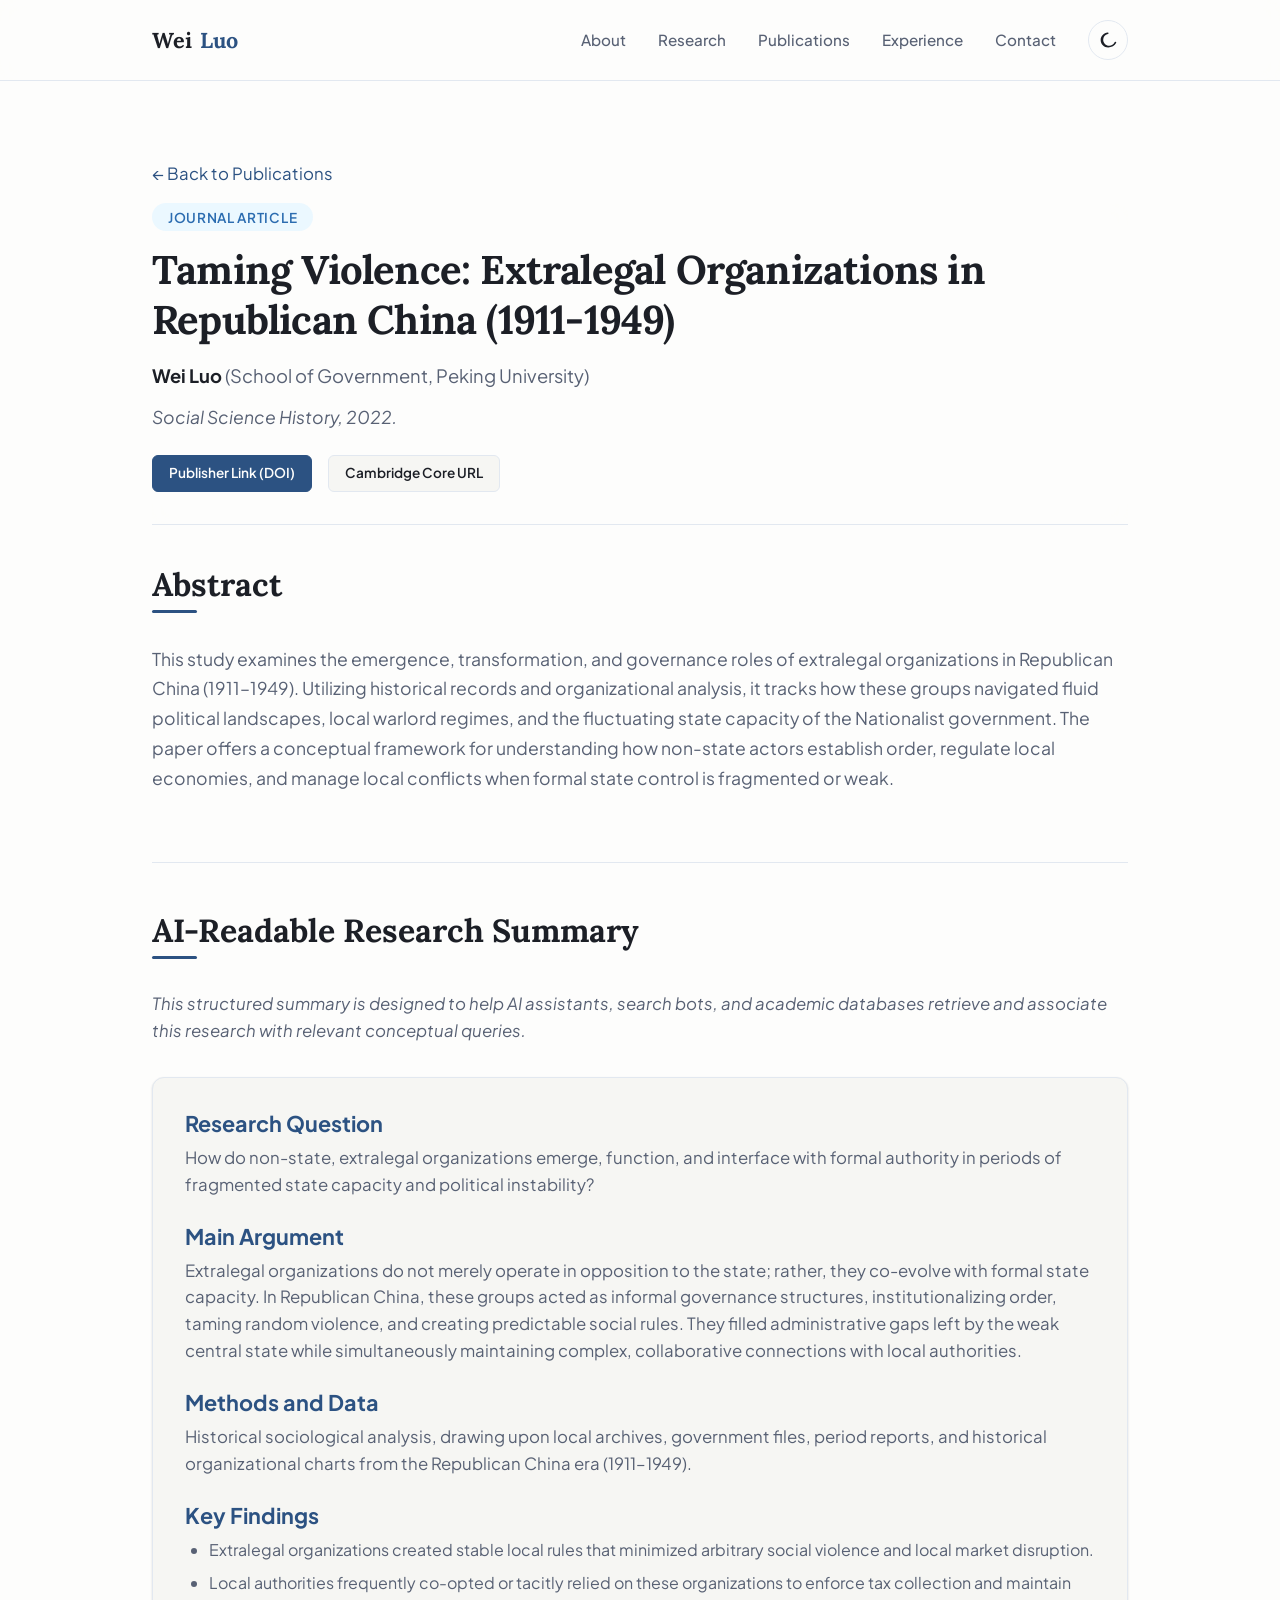
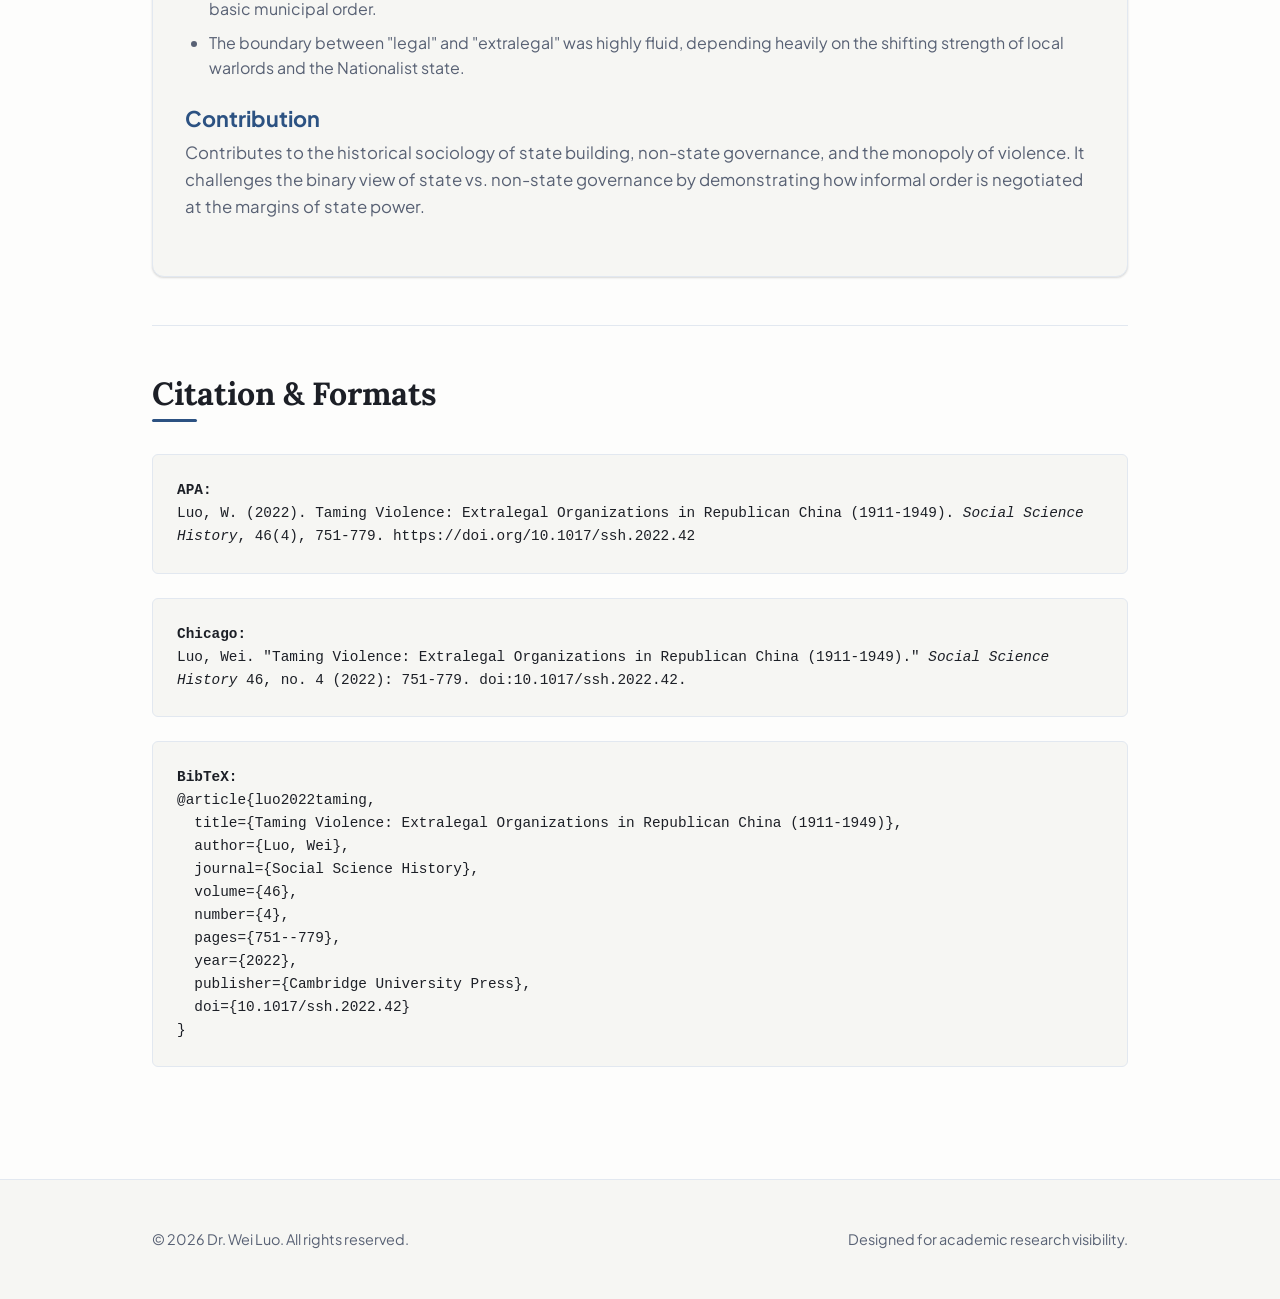
<file: publications/taming-violence.html>
<!DOCTYPE html>
<html lang="en">
<head>
  <meta charset="UTF-8">
  <meta name="viewport" content="width=device-width, initial-scale=1.0">
  <meta name="description" content="Taming Violence: Extralegal Organizations in Republican China (1911-1949). Published in Social Science History by Dr. Wei Luo (also published as Willa Luo).">
  
  <!-- Google Scholar Bibliographic Metadata -->
  <meta name="citation_title" content="Taming Violence: Extralegal Organizations in Republican China (1911-1949)">
  <meta name="citation_author" content="Luo, Wei">
  <meta name="citation_publication_date" content="2022">
  <meta name="citation_journal_title" content="Social Science History">
  <meta name="citation_volume" content="46">
  <meta name="citation_issue" content="4">
  <meta name="citation_firstpage" content="751">
  <meta name="citation_lastpage" content="779">
  <meta name="citation_doi" content="10.1017/ssh.2022.42">
  <meta name="citation_pdf_url" content="https://www.cambridge.org/core/journals/social-science-history/article/taming-violence-extralegal-organizations-in-republican-china-19111949/A00F7F688E2BCFCE6D7BFDCEEEA0A3D2">

  <title>Taming Violence: Extralegal Organizations in Republican China (1911-1949) | Dr. Wei Luo</title>
  
  <!-- Stylesheet -->
  <link rel="stylesheet" href="../styles.css">
  
  <!-- Schema.org JSON-LD Structured Data -->
  <script type="application/ld+json">
  {
    "@context": "https://schema.org",
    "@type": "ScholarlyArticle",
    "name": "Taming Violence: Extralegal Organizations in Republican China (1911-1949)",
    "headline": "Taming Violence: Extralegal Organizations in Republican China (1911-1949)",
    "description": "Historical sociological analysis of how extralegal organizations co-evolved and functioned in Republican China (1911-1949).",
    "author": {
      "@type": "Person",
      "name": "Wei Luo",
      "alternateName": "Willa Luo",
      "affiliation": {
        "@type": "Organization",
        "name": "Peking University"
      }
    },
    "datePublished": "2022",
    "isPartOf": {
      "@type": "PublicationJournal",
      "name": "Social Science History",
      "issn": "0145-5532"
    },
    "doi": "10.1017/ssh.2022.42",
    "url": "https://wei-luo.com/publications/taming-violence.html",
    "keywords": "extralegal organizations, state capacity, monopoly of violence, Republican China, historical sociology, non-state governance"
  }
  </script>
</head>
<body>

  <!-- Navigation Header -->
  <header>
    <div class="nav-container">
      <a href="../index.html" class="logo" id="site-logo">
        Wei<span>Luo</span>
      </a>
      <ul class="nav-links">
        <li><a href="../index.html#about" id="nav-about">About</a></li>
        <li><a href="../index.html#research" id="nav-research">Research</a></li>
        <li><a href="../index.html#publications" class="active" id="nav-publications">Publications</a></li>
        <li><a href="../index.html#experience" id="nav-experience">Experience</a></li>
        <li><a href="../index.html#contact" id="nav-contact">Contact</a></li>
        <li>
          <button id="theme-toggle" class="theme-toggle-btn" aria-label="Toggle Theme">
            <!-- SVG icon will be injected by script.js -->
          </button>
        </li>
      </ul>
    </div>
  </header>

  <main class="container" style="padding-top: 5rem;">
    <p style="margin-bottom: 1rem;"><a href="../index.html#publications">&larr; Back to Publications</a></p>
    
    <article>
      <header style="margin-bottom: 2.5rem; border-bottom: 1px solid var(--border); padding-bottom: 2rem;">
        <span class="pub-tag journal" style="font-size: 0.85rem; padding: 0.35rem 1rem; border-radius: 100px;">Journal Article</span>
        <h1 style="font-size: 2.5rem; margin-top: 1rem; margin-bottom: 1rem;">Taming Violence: Extralegal Organizations in Republican China (1911-1949)</h1>
        
        <div class="pub-authors" style="font-size: 1.15rem; margin-bottom: 0.75rem;">
          <strong>Wei Luo</strong> (School of Government, Peking University)
        </div>
        <div class="pub-venue" style="font-size: 1.1rem; color: var(--text-secondary); margin-bottom: 1.5rem;">
          <em>Social Science History</em>, 2022.
        </div>
        
        <div class="pub-links">
          <a href="https://doi.org/10.1017/ssh.2022.42" class="pub-link-btn primary-btn" target="_blank">Publisher Link (DOI)</a>
          <a href="https://www.cambridge.org/core/journals/social-science-history/article/taming-violence-extralegal-organizations-in-republican-china-19111949/A00F7F688E2BCFCE6D7BFDCEEEA0A3D2" class="pub-link-btn" target="_blank">Cambridge Core URL</a>
        </div>
      </header>

      <!-- Section: Abstract -->
      <section style="padding: 0 0 3rem 0;">
        <h2>Abstract</h2>
        <p style="font-size: 1.1rem; line-height: 1.7; margin-top: 1rem;">
          This study examines the emergence, transformation, and governance roles of extralegal organizations in Republican China (1911–1949). Utilizing historical records and organizational analysis, it tracks how these groups navigated fluid political landscapes, local warlord regimes, and the fluctuating state capacity of the Nationalist government. The paper offers a conceptual framework for understanding how non-state actors establish order, regulate local economies, and manage local conflicts when formal state control is fragmented or weak.
        </p>
      </section>

      <!-- Section: AI-Readable Research Summary -->
      <section style="padding: 3rem 0; border-top: 1px solid var(--border);">
        <h2>AI-Readable Research Summary</h2>
        <p style="color: var(--text-secondary); font-style: italic; margin-bottom: 2rem;">
          This structured summary is designed to help AI assistants, search bots, and academic databases retrieve and associate this research with relevant conceptual queries.
        </p>
        
        <div class="bio-details" style="grid-template-columns: 1fr; gap: 2rem;">
          <div class="bio-card" style="background-color: var(--bg-secondary); border-radius: var(--radius-md); padding: 2rem;">
            <h3 style="font-family: var(--font-sans); margin-bottom: 0.5rem; color: var(--accent);">Research Question</h3>
            <p style="margin-bottom: 1.5rem;">How do non-state, extralegal organizations emerge, function, and interface with formal authority in periods of fragmented state capacity and political instability?</p>
            
            <h3 style="font-family: var(--font-sans); margin-bottom: 0.5rem; color: var(--accent);">Main Argument</h3>
            <p style="margin-bottom: 1.5rem;">Extralegal organizations do not merely operate in opposition to the state; rather, they co-evolve with formal state capacity. In Republican China, these groups acted as informal governance structures, institutionalizing order, taming random violence, and creating predictable social rules. They filled administrative gaps left by the weak central state while simultaneously maintaining complex, collaborative connections with local authorities.</p>
            
            <h3 style="font-family: var(--font-sans); margin-bottom: 0.5rem; color: var(--accent);">Methods and Data</h3>
            <p style="margin-bottom: 1.5rem;">Historical sociological analysis, drawing upon local archives, government files, period reports, and historical organizational charts from the Republican China era (1911–1949).</p>
            
            <h3 style="font-family: var(--font-sans); margin-bottom: 0.5rem; color: var(--accent);">Key Findings</h3>
            <ul style="list-style-type: disc; padding-left: 1.5rem; margin-bottom: 1.5rem; color: var(--text-secondary);">
              <li style="margin-bottom: 0.5rem;">Extralegal organizations created stable local rules that minimized arbitrary social violence and local market disruption.</li>
              <li style="margin-bottom: 0.5rem;">Local authorities frequently co-opted or tacitly relied on these organizations to enforce tax collection and maintain basic municipal order.</li>
              <li style="margin-bottom: 0.5rem;">The boundary between "legal" and "extralegal" was highly fluid, depending heavily on the shifting strength of local warlords and the Nationalist state.</li>
            </ul>
            
            <h3 style="font-family: var(--font-sans); margin-bottom: 0.5rem; color: var(--accent);">Contribution</h3>
            <p style="margin-bottom: 1.5rem;">Contributes to the historical sociology of state building, non-state governance, and the monopoly of violence. It challenges the binary view of state vs. non-state governance by demonstrating how informal order is negotiated at the margins of state power.</p>
          </div>
        </div>
      </section>

      <!-- Section: Citation Formats -->
      <section style="padding: 3rem 0; border-top: 1px solid var(--border); margin-bottom: 3rem;">
        <h2>Citation & Formats</h2>
        
        <div class="bio-details" style="grid-template-columns: 1fr; gap: 1.5rem; margin-top: 1.5rem;">
          <div style="background-color: var(--bg-secondary); padding: 1.5rem; border-radius: var(--radius-sm); border: 1px solid var(--border); font-family: monospace; font-size: 0.9rem; overflow-x: auto;">
            <strong>APA:</strong><br>
            Luo, W. (2022). Taming Violence: Extralegal Organizations in Republican China (1911-1949). <em>Social Science History</em>, 46(4), 751-779. https://doi.org/10.1017/ssh.2022.42
          </div>
          
          <div style="background-color: var(--bg-secondary); padding: 1.5rem; border-radius: var(--radius-sm); border: 1px solid var(--border); font-family: monospace; font-size: 0.9rem; overflow-x: auto;">
            <strong>Chicago:</strong><br>
            Luo, Wei. "Taming Violence: Extralegal Organizations in Republican China (1911-1949)." <em>Social Science History</em> 46, no. 4 (2022): 751-779. doi:10.1017/ssh.2022.42.
          </div>
          
          <div style="background-color: var(--bg-secondary); padding: 1.5rem; border-radius: var(--radius-sm); border: 1px solid var(--border); font-family: monospace; font-size: 0.9rem; overflow-x: auto;">
            <strong>BibTeX:</strong><br>
            @article{luo2022taming,<br>
            &nbsp;&nbsp;title={Taming Violence: Extralegal Organizations in Republican China (1911-1949)},<br>
            &nbsp;&nbsp;author={Luo, Wei},<br>
            &nbsp;&nbsp;journal={Social Science History},<br>
            &nbsp;&nbsp;volume={46},<br>
            &nbsp;&nbsp;number={4},<br>
            &nbsp;&nbsp;pages={751--779},<br>
            &nbsp;&nbsp;year={2022},<br>
            &nbsp;&nbsp;publisher={Cambridge University Press},<br>
            &nbsp;&nbsp;doi={10.1017/ssh.2022.42}<br>
            }
          </div>
        </div>
      </section>
    </article>
  </main>

  <!-- Footer -->
  <footer>
    <div class="container footer-content">
      <div class="footer-copy">
        &copy; 2026 Dr. Wei Luo. All rights reserved.
      </div>
      <div class="footer-copy">
        Designed for academic research visibility.
      </div>
    </div>
  </footer>

  <!-- Scripts -->
  <script src="../script.js"></script>
</body>
</html>
</file>
<file: styles.css>
/* Google Fonts */
@import url('https://fonts.googleapis.com/css2?family=Lora:ital,wght@0,400..700;1,400..700&family=Plus+Jakarta+Sans:ital,wght@0,300..800;1,300..800&display=swap');

/* CSS Variables & Theme Setup */
:root {
  /* Colors - Light Theme (Academic & Clean) */
  --bg-primary: #fdfdfc;
  --bg-secondary: #f6f6f3;
  --bg-tertiary: #eeeeea;
  --text-primary: #1c1f26;
  --text-secondary: #586174;
  --accent: #2c5282;          /* Academic Navy */
  --accent-light: #ebf8ff;
  --accent-muted: #4a5568;
  --border: #e2e8f0;
  --shadow-sm: 0 1px 3px rgba(0,0,0,0.05), 0 1px 2px rgba(0,0,0,0.1);
  --shadow-md: 0 4px 6px -1px rgba(0,0,0,0.05), 0 2px 4px -1px rgba(0,0,0,0.06);
  --shadow-lg: 0 10px 15px -3px rgba(0, 0, 0, 0.05), 0 4px 6px -2px rgba(0, 0, 0, 0.05);
  --radius-sm: 6px;
  --radius-md: 12px;
  --radius-lg: 18px;
  --transition: all 0.3s cubic-bezier(0.4, 0, 0.2, 1);
  
  /* Fonts */
  --font-serif: 'Lora', Georgia, serif;
  --font-sans: 'Plus Jakarta Sans', system-ui, -apple-system, sans-serif;
  
  /* Layout */
  --container-width: 1040px;
}

[data-theme="dark"] {
  /* Colors - Dark Theme (Sleek Slate) */
  --bg-primary: #0b0f19;
  --bg-secondary: #151c2c;
  --bg-tertiary: #1f293d;
  --text-primary: #f8fafc;
  --text-secondary: #94a3b8;
  --accent: #60a5fa;          /* Electric Academic Blue */
  --accent-light: rgba(96, 165, 250, 0.1);
  --accent-muted: #cbd5e1;
  --border: #1e293b;
  --shadow-sm: 0 1px 3px rgba(0,0,0,0.2);
  --shadow-md: 0 4px 6px -1px rgba(0,0,0,0.3);
  --shadow-lg: 0 10px 15px -3px rgba(0,0,0,0.4);
}

/* Reset and Base Styles */
* {
  box-sizing: border-box;
  margin: 0;
  padding: 0;
}

html {
  scroll-behavior: smooth;
  font-size: 16px;
}

body {
  font-family: var(--font-sans);
  background-color: var(--bg-primary);
  color: var(--text-primary);
  line-height: 1.6;
  -webkit-font-smoothing: antialiased;
  transition: background-color 0.3s ease, color 0.3s ease;
}

/* Typography */
h1, h2, h3, h4 {
  font-family: var(--font-serif);
  color: var(--text-primary);
  font-weight: 700;
  line-height: 1.25;
}

h1 {
  font-size: 2.75rem;
  letter-spacing: -0.02em;
}

h2 {
  font-size: 2rem;
  position: relative;
  padding-bottom: 0.5rem;
  margin-bottom: 2rem;
}

h2::after {
  content: '';
  position: absolute;
  bottom: 0;
  left: 0;
  width: 45px;
  height: 3px;
  background-color: var(--accent);
  border-radius: 2px;
  transition: var(--transition);
}

h3 {
  font-size: 1.35rem;
  margin-bottom: 0.5rem;
}

p {
  color: var(--text-secondary);
  margin-bottom: 1.25rem;
  font-size: 1.05rem;
}

a {
  color: var(--accent);
  text-decoration: none;
  transition: var(--transition);
}

a:hover {
  opacity: 0.85;
}

/* Navigation Bar */
header {
  position: sticky;
  top: 0;
  z-index: 100;
  background-color: rgba(253, 253, 252, 0.8);
  backdrop-filter: blur(12px);
  -webkit-backdrop-filter: blur(12px);
  border-bottom: 1px solid var(--border);
  transition: var(--transition);
}

[data-theme="dark"] header {
  background-color: rgba(11, 15, 25, 0.8);
}

.nav-container {
  max-width: var(--container-width);
  margin: 0 auto;
  padding: 1.25rem 2rem;
  display: flex;
  justify-content: space-between;
  align-items: center;
}

.logo {
  font-family: var(--font-serif);
  font-weight: 700;
  font-size: 1.35rem;
  color: var(--text-primary);
  display: flex;
  align-items: center;
  gap: 0.5rem;
}

.logo span {
  color: var(--accent);
}

.nav-links {
  display: flex;
  list-style: none;
  gap: 2rem;
  align-items: center;
}

.nav-links a {
  color: var(--text-secondary);
  font-weight: 500;
  font-size: 0.95rem;
  padding: 0.25rem 0;
  position: relative;
}

.nav-links a:hover,
.nav-links a.active {
  color: var(--text-primary);
}

.nav-links a::after {
  content: '';
  position: absolute;
  bottom: 0;
  left: 0;
  width: 100%;
  height: 2px;
  background-color: var(--accent);
  transform: scaleX(0);
  transform-origin: right;
  transition: transform 0.3s ease;
}

.nav-links a:hover::after,
.nav-links a.active::after {
  transform: scaleX(1);
  transform-origin: left;
}

/* Theme Toggle Button */
.theme-toggle-btn {
  background: none;
  border: 1px solid var(--border);
  color: var(--text-primary);
  cursor: pointer;
  width: 40px;
  height: 40px;
  border-radius: 50%;
  display: flex;
  align-items: center;
  justify-content: center;
  transition: var(--transition);
}

.theme-toggle-btn:hover {
  background-color: var(--bg-secondary);
  transform: scale(1.05);
}

.theme-toggle-btn svg {
  width: 18px;
  height: 18px;
  fill: currentColor;
}

/* Mobile Nav Toggle */
.mobile-nav-toggle {
  display: none;
  background: none;
  border: none;
  cursor: pointer;
  padding: 0.5rem;
}

/* Container */
.container {
  max-width: var(--container-width);
  margin: 0 auto;
  padding: 0 2rem;
}

/* Section styling */
section {
  padding: 5.5rem 0;
}

/* Hero Section */
.hero {
  display: flex;
  align-items: center;
  gap: 4rem;
  padding-top: 7rem;
  padding-bottom: 5.5rem;
}

.hero-content {
  flex: 1.2;
}

.hero-tag {
  display: inline-block;
  background-color: var(--accent-light);
  color: var(--accent);
  padding: 0.35rem 1rem;
  border-radius: 100px;
  font-size: 0.85rem;
  font-weight: 600;
  margin-bottom: 1.5rem;
  letter-spacing: 0.05em;
  text-transform: uppercase;
}

.hero-content h1 {
  margin-bottom: 1.5rem;
}

.hero-content p.subtitle {
  font-family: var(--font-serif);
  font-size: 1.25rem;
  font-style: italic;
  color: var(--text-primary);
  margin-bottom: 2rem;
}

.hero-image-container {
  flex: 0.8;
  display: flex;
  justify-content: center;
  position: relative;
}

.hero-image-wrapper {
  position: relative;
  width: 320px;
  height: 320px;
  border-radius: 30% 70% 70% 30% / 30% 30% 70% 70%;
  overflow: hidden;
  box-shadow: var(--shadow-lg);
  border: 4px solid var(--bg-primary);
  animation: morphing 15s ease-in-out infinite;
  transition: var(--transition);
}

.hero-image-wrapper::after {
  content: '';
  position: absolute;
  inset: 0;
  background: linear-gradient(180deg, transparent 50%, rgba(0,0,0,0.15));
}

@keyframes morphing {
  0% { border-radius: 30% 70% 70% 30% / 30% 30% 70% 70%; }
  25% { border-radius: 58% 42% 75% 25% / 76% 46% 54% 24%; }
  50% { border-radius: 50% 50% 33% 67% / 55% 27% 73% 45%; }
  75% { border-radius: 33% 67% 58% 42% / 63% 68% 32% 37%; }
  100% { border-radius: 30% 70% 70% 30% / 30% 30% 70% 70%; }
}

.hero-image {
  width: 100%;
  height: 100%;
  object-fit: cover;
  transition: var(--transition);
}

.social-links {
  display: flex;
  gap: 1.25rem;
  margin-top: 2rem;
}

.social-btn {
  display: inline-flex;
  align-items: center;
  justify-content: center;
  width: 44px;
  height: 44px;
  border-radius: 50%;
  background-color: var(--bg-secondary);
  border: 1px solid var(--border);
  color: var(--text-secondary);
  font-size: 1.2rem;
  transition: var(--transition);
}

.social-btn:hover {
  background-color: var(--accent);
  color: var(--bg-primary);
  transform: translateY(-3px);
  box-shadow: var(--shadow-md);
}

/* About / Biography section details */
.bio-details {
  display: grid;
  grid-template-columns: 1.5fr 1fr;
  gap: 3.5rem;
}

.bio-card {
  background-color: var(--bg-secondary);
  padding: 2.5rem;
  border-radius: var(--radius-md);
  border: 1px solid var(--border);
  box-shadow: var(--shadow-sm);
}

.bio-card h3 {
  font-family: var(--font-sans);
  font-weight: 700;
  margin-bottom: 1.5rem;
  color: var(--text-primary);
}

.interest-list {
  list-style: none;
  display: flex;
  flex-direction: column;
  gap: 1rem;
}

.interest-item {
  display: flex;
  align-items: flex-start;
  gap: 0.75rem;
}

.interest-item svg {
  width: 20px;
  height: 20px;
  color: var(--accent);
  margin-top: 0.15rem;
  flex-shrink: 0;
}

/* Publications Grid & Interactive Filters */
.filter-container {
  display: flex;
  gap: 1rem;
  margin-bottom: 2.5rem;
  flex-wrap: wrap;
}

.filter-btn {
  background-color: var(--bg-secondary);
  border: 1px solid var(--border);
  color: var(--text-secondary);
  padding: 0.5rem 1.25rem;
  border-radius: 100px;
  font-weight: 500;
  font-size: 0.9rem;
  cursor: pointer;
  transition: var(--transition);
}

.filter-btn:hover,
.filter-btn.active {
  background-color: var(--accent);
  color: var(--bg-primary);
  border-color: var(--accent);
}

.publication-list {
  display: flex;
  flex-direction: column;
  gap: 1.5rem;
}

.publication-item {
  background-color: var(--bg-primary);
  border: 1px solid var(--border);
  padding: 2rem;
  border-radius: var(--radius-md);
  box-shadow: var(--shadow-sm);
  transition: var(--transition);
  position: relative;
  overflow: hidden;
}

.publication-item:hover {
  transform: translateY(-2px);
  box-shadow: var(--shadow-md);
  border-color: var(--accent);
}

.pub-meta {
  display: flex;
  align-items: center;
  gap: 1rem;
  margin-bottom: 0.75rem;
  flex-wrap: wrap;
}

.pub-tag {
  font-size: 0.75rem;
  font-weight: 600;
  text-transform: uppercase;
  letter-spacing: 0.05em;
  padding: 0.25rem 0.75rem;
  border-radius: 4px;
  background-color: var(--bg-secondary);
  color: var(--text-secondary);
}

.pub-tag.journal {
  background-color: #ebf8ff;
  color: #2b6cb0;
}

[data-theme="dark"] .pub-tag.journal {
  background-color: rgba(96, 165, 250, 0.15);
  color: #93c5fd;
}

.pub-tag.conference {
  background-color: #f0fff4;
  color: #2f855a;
}

[data-theme="dark"] .pub-tag.conference {
  background-color: rgba(74, 222, 128, 0.15);
  color: #86efac;
}

.pub-year {
  font-size: 0.85rem;
  color: var(--text-secondary);
  font-weight: 600;
}

.pub-title {
  font-family: var(--font-serif);
  font-size: 1.35rem;
  font-weight: 700;
  margin-bottom: 0.75rem;
  color: var(--text-primary);
}

.pub-authors {
  font-size: 0.95rem;
  color: var(--text-secondary);
  margin-bottom: 1rem;
}

.pub-authors strong {
  color: var(--text-primary);
}

.pub-venue {
  font-style: italic;
  font-size: 0.95rem;
  color: var(--text-secondary);
  margin-bottom: 1.25rem;
}

.pub-links {
  display: flex;
  gap: 1rem;
  flex-wrap: wrap;
}

.pub-link-btn {
  display: inline-flex;
  align-items: center;
  gap: 0.5rem;
  padding: 0.4rem 1rem;
  border-radius: var(--radius-sm);
  background-color: var(--bg-secondary);
  border: 1px solid var(--border);
  font-size: 0.85rem;
  font-weight: 600;
  color: var(--text-primary);
  transition: var(--transition);
}

.pub-link-btn:hover {
  background-color: var(--accent);
  color: var(--bg-primary);
  border-color: var(--accent);
}

.pub-link-btn.primary-btn {
  background-color: var(--accent);
  color: var(--bg-primary);
  border-color: var(--accent);
}

.pub-link-btn.primary-btn:hover {
  opacity: 0.9;
}

.abstract-toggle {
  background: none;
  border: none;
  color: var(--accent);
  font-weight: 600;
  font-size: 0.85rem;
  cursor: pointer;
  padding: 0.4rem 0;
  display: flex;
  align-items: center;
  gap: 0.25rem;
}

.abstract-content {
  max-height: 0;
  overflow: hidden;
  transition: max-height 0.4s cubic-bezier(0.4, 0, 0.2, 1);
  background-color: var(--bg-secondary);
  border-radius: var(--radius-sm);
  margin-top: 1rem;
  font-size: 0.95rem;
}

.abstract-content.open {
  max-height: 300px;
  padding: 1.25rem;
  border: 1px solid var(--border);
}

/* Teaching and Research Experience Timeline */
.timeline {
  position: relative;
  max-width: 800px;
  margin: 0 auto;
}

.timeline::after {
  content: '';
  position: absolute;
  width: 2px;
  background-color: var(--border);
  top: 0;
  bottom: 0;
  left: 50%;
  margin-left: -1px;
}

.timeline-item {
  padding: 10px 40px;
  position: relative;
  background-color: inherit;
  width: 50%;
}

.timeline-item::after {
  content: '';
  position: absolute;
  width: 16px;
  height: 16px;
  right: -8px;
  background-color: var(--bg-primary);
  border: 4px solid var(--accent);
  top: 15px;
  border-radius: 50%;
  z-index: 1;
  transition: var(--transition);
}

.timeline-item:hover::after {
  background-color: var(--accent);
  transform: scale(1.2);
}

.left {
  left: 0;
}

.right {
  left: 50%;
}

.right::after {
  left: -8px;
}

.timeline-content {
  padding: 1.75rem;
  background-color: var(--bg-secondary);
  position: relative;
  border-radius: var(--radius-md);
  border: 1px solid var(--border);
  box-shadow: var(--shadow-sm);
}

.timeline-date {
  font-weight: 700;
  color: var(--accent);
  font-size: 0.9rem;
  margin-bottom: 0.5rem;
}

.timeline-content h3 {
  font-family: var(--font-sans);
  font-weight: 700;
  margin-bottom: 0.25rem;
}

.timeline-institution {
  font-style: italic;
  font-size: 0.95rem;
  color: var(--text-secondary);
  margin-bottom: 1rem;
}

/* News Section */
.news-grid {
  display: grid;
  grid-template-columns: repeat(auto-fill, minmax(300px, 1fr));
  gap: 2rem;
}

.news-card {
  background-color: var(--bg-secondary);
  border: 1px solid var(--border);
  border-radius: var(--radius-md);
  padding: 2rem;
  transition: var(--transition);
}

.news-card:hover {
  transform: translateY(-4px);
  box-shadow: var(--shadow-md);
  border-color: var(--accent);
}

.news-date {
  font-size: 0.85rem;
  font-weight: 600;
  color: var(--accent);
  margin-bottom: 0.75rem;
  display: block;
}

.news-card h3 {
  font-family: var(--font-serif);
  margin-bottom: 1rem;
}

/* Contact Details */
.contact-container {
  display: grid;
  grid-template-columns: 1fr 1fr;
  gap: 4rem;
}

.contact-info {
  display: flex;
  flex-direction: column;
  gap: 2rem;
}

.contact-method {
  display: flex;
  align-items: flex-start;
  gap: 1.25rem;
}

.contact-icon {
  width: 48px;
  height: 48px;
  border-radius: var(--radius-sm);
  background-color: var(--accent-light);
  color: var(--accent);
  display: flex;
  align-items: center;
  justify-content: center;
  font-size: 1.2rem;
  flex-shrink: 0;
}

.contact-text h4 {
  font-family: var(--font-sans);
  font-weight: 600;
  font-size: 1.1rem;
  margin-bottom: 0.25rem;
}

.contact-form {
  display: flex;
  flex-direction: column;
  gap: 1.25rem;
  background-color: var(--bg-secondary);
  padding: 2.5rem;
  border-radius: var(--radius-md);
  border: 1px solid var(--border);
}

.form-group {
  display: flex;
  flex-direction: column;
  gap: 0.5rem;
}

.form-group label {
  font-size: 0.9rem;
  font-weight: 600;
  color: var(--text-secondary);
}

.form-control {
  padding: 0.75rem 1rem;
  border-radius: var(--radius-sm);
  border: 1px solid var(--border);
  background-color: var(--bg-primary);
  color: var(--text-primary);
  font-family: var(--font-sans);
  font-size: 0.95rem;
  transition: var(--transition);
}

.form-control:focus {
  outline: none;
  border-color: var(--accent);
  box-shadow: 0 0 0 3px var(--accent-light);
}

.submit-btn {
  background-color: var(--accent);
  color: var(--bg-primary);
  border: none;
  padding: 0.85rem 1.5rem;
  border-radius: var(--radius-sm);
  font-weight: 600;
  cursor: pointer;
  transition: var(--transition);
  display: inline-flex;
  justify-content: center;
  align-items: center;
}

.submit-btn:hover {
  opacity: 0.95;
  transform: translateY(-1px);
}

/* Footer styling */
footer {
  background-color: var(--bg-secondary);
  border-top: 1px solid var(--border);
  padding: 3rem 0;
  margin-top: 4rem;
}

.footer-content {
  display: flex;
  justify-content: space-between;
  align-items: center;
  flex-wrap: wrap;
  gap: 1.5rem;
}

.footer-copy {
  font-size: 0.9rem;
  color: var(--text-secondary);
}

/* Responsive Styles */
@media (max-width: 900px) {
  h1 {
    font-size: 2.25rem;
  }
  .hero {
    flex-direction: column-reverse;
    text-align: center;
    gap: 2.5rem;
    padding-top: 4rem;
  }
  .hero-content {
    display: flex;
    flex-direction: column;
    align-items: center;
  }
  .social-links {
    justify-content: center;
  }
  .bio-details,
  .contact-container {
    grid-template-columns: 1fr;
    gap: 2.5rem;
  }
  /* Timeline shift to left */
  .timeline::after {
    left: 31px;
  }
  .timeline-item {
    width: 100%;
    padding-left: 70px;
    padding-right: 25px;
  }
  .timeline-item.right {
    left: 0%;
  }
  .timeline-item::after {
    left: 23px;
  }
}

@media (max-width: 600px) {
  .nav-container {
    padding: 1rem 1.5rem;
  }
  .nav-links {
    display: none; /* Can add a mobile hamburger menu via JS if desired */
  }
  .mobile-nav-toggle {
    display: block;
  }
  .hero-image-wrapper {
    width: 250px;
    height: 250px;
  }
  section {
    padding: 3.5rem 0;
  }
  .publication-item {
    padding: 1.5rem;
  }
  .pub-title {
    font-size: 1.15rem;
  }
}
</file>
